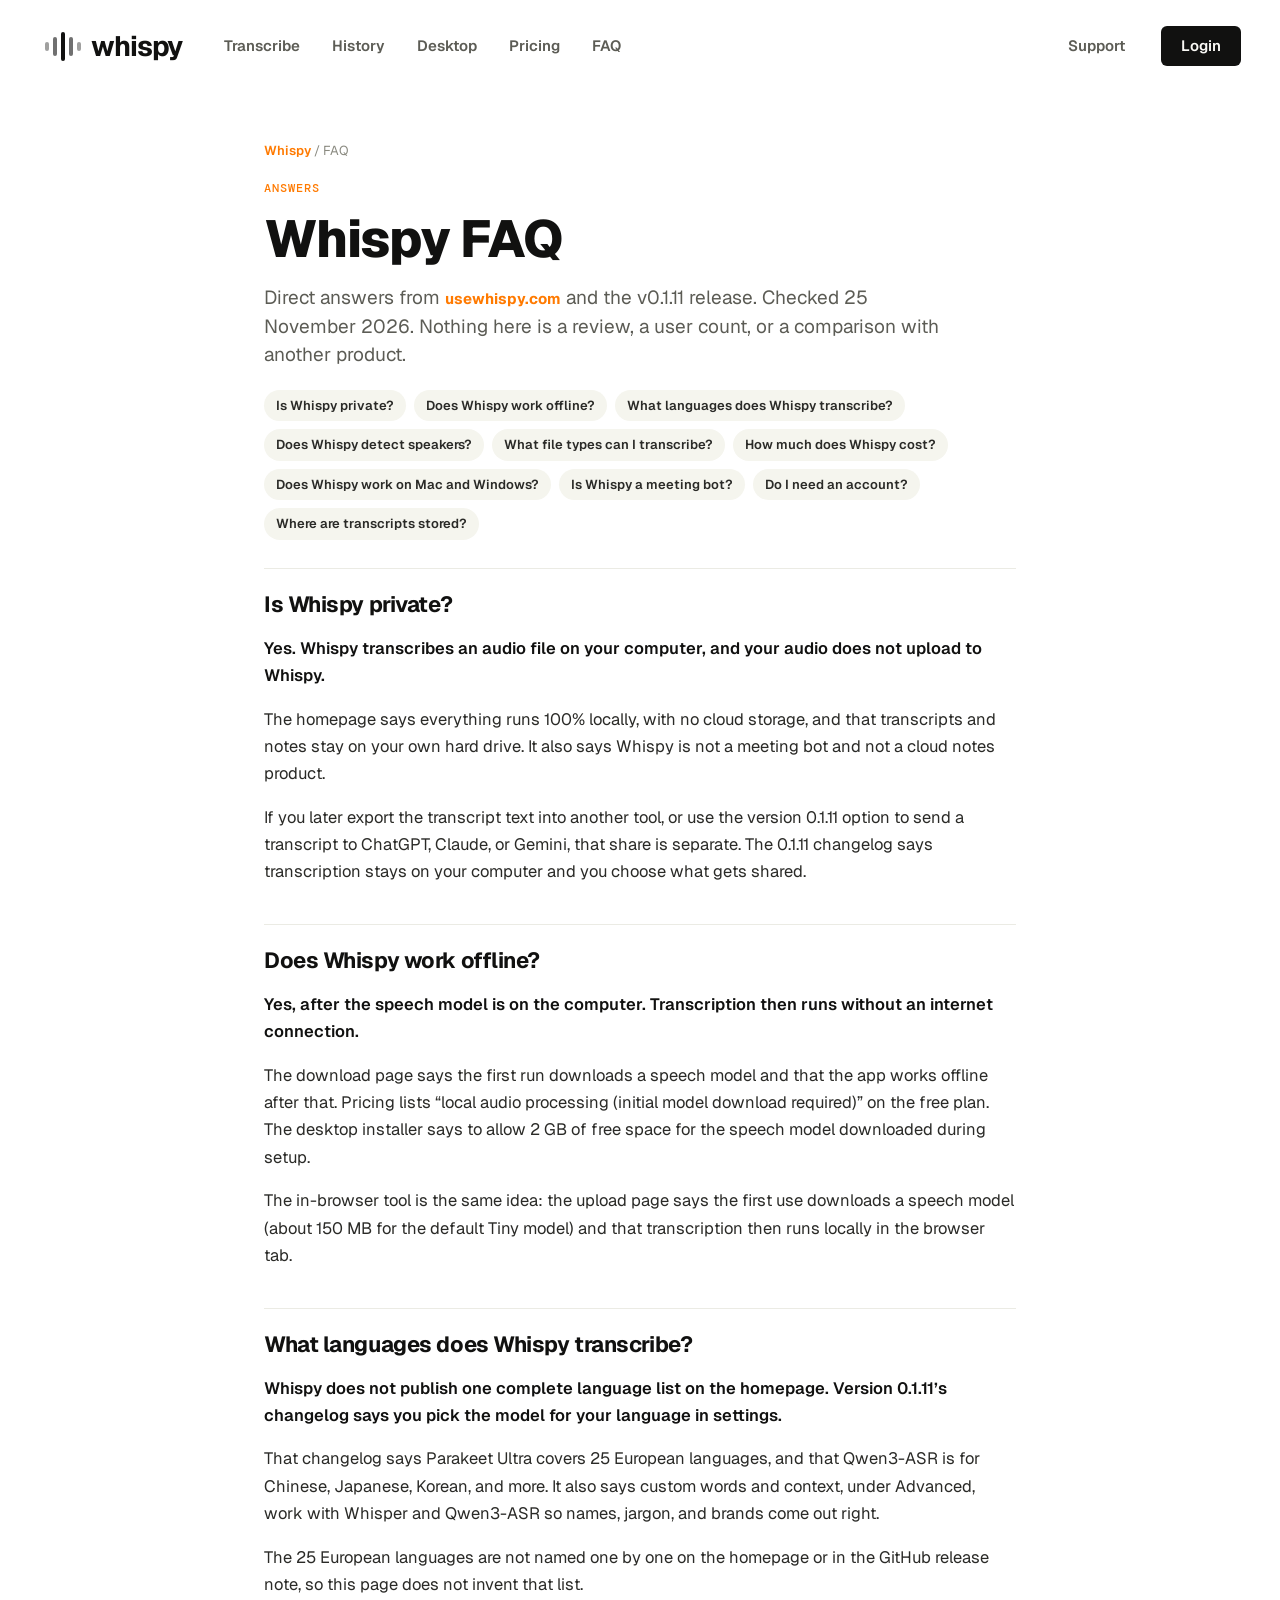
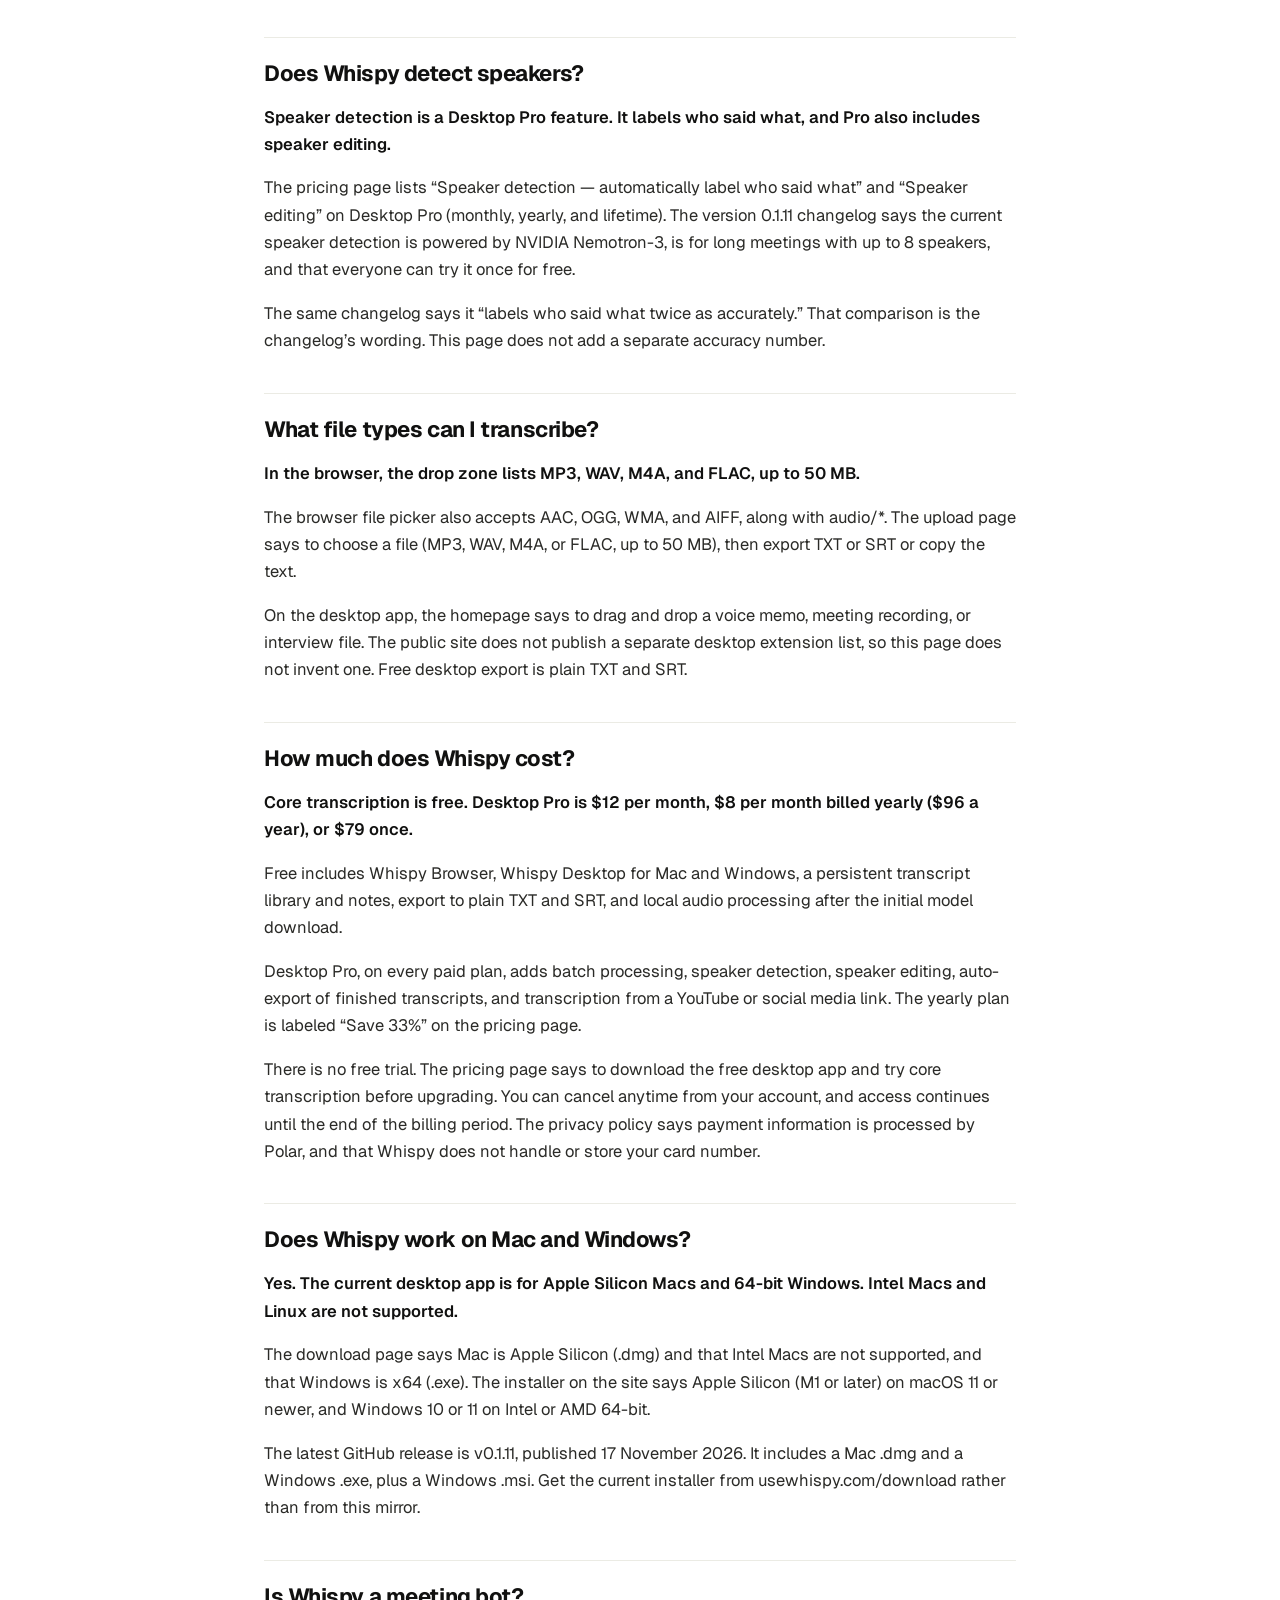
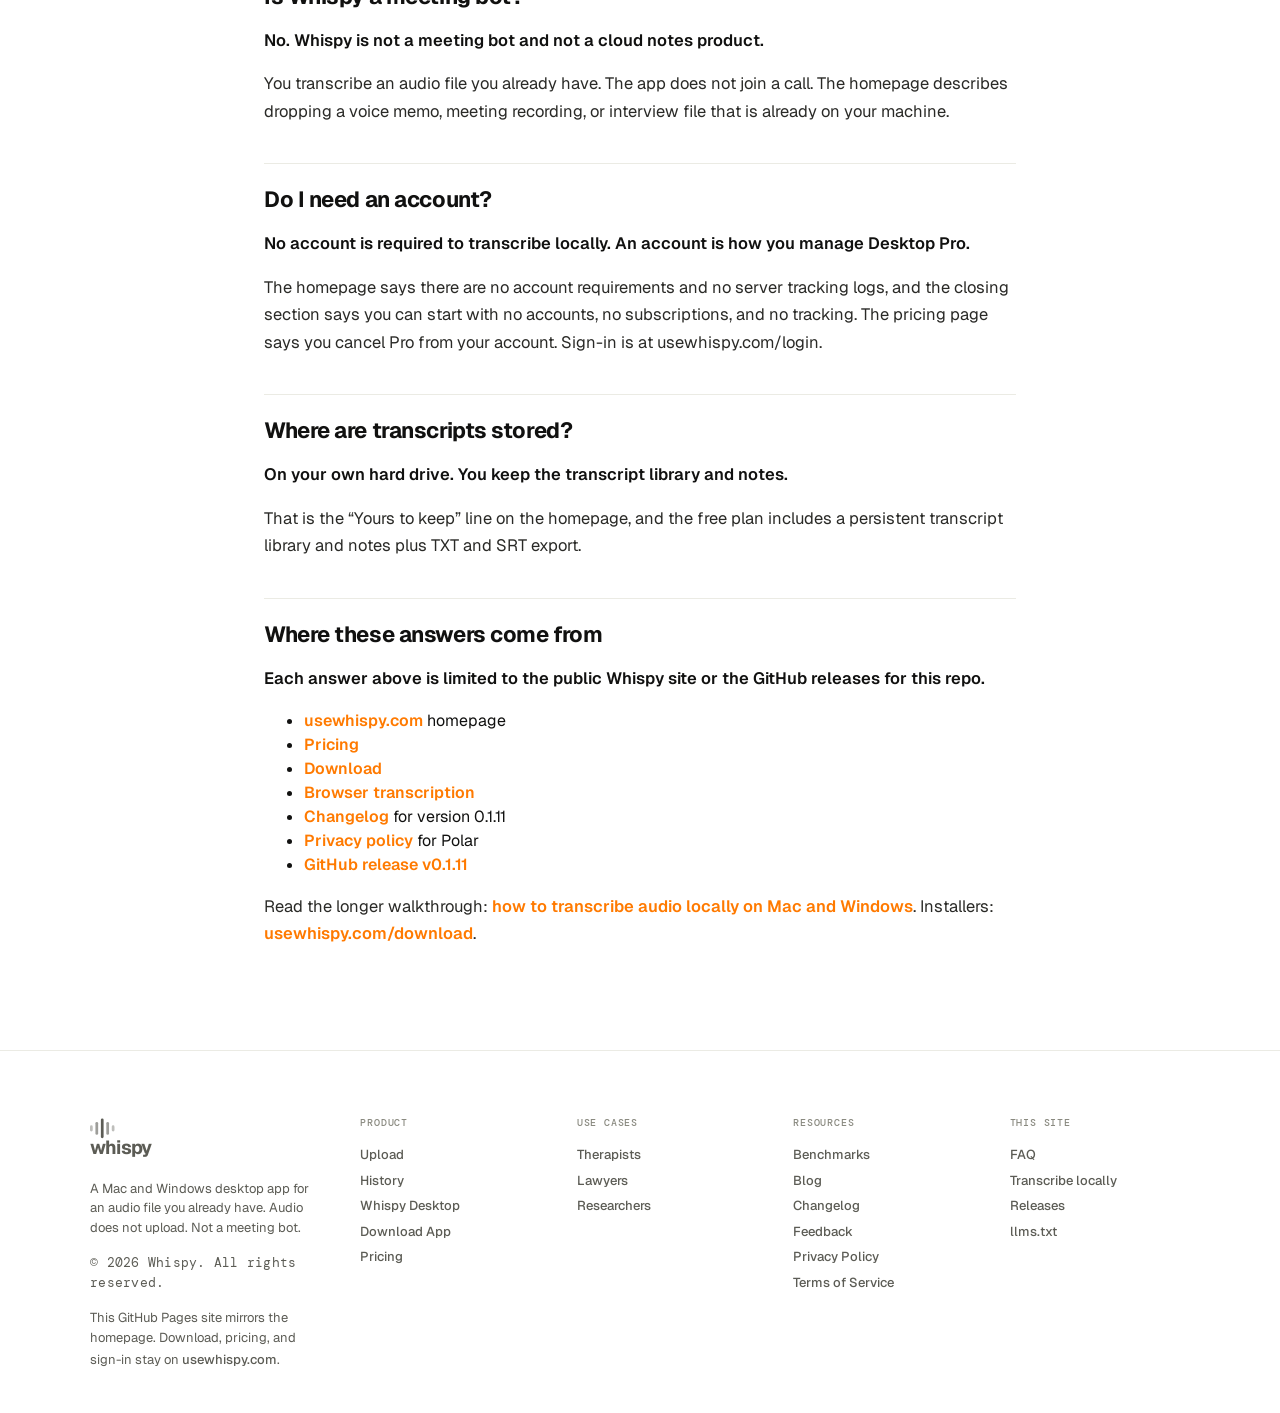
<file: docs/faq/index.html>
<!doctype html>
<html lang="en">
<head>
  <meta charset="utf-8">
  <meta name="viewport" content="width=device-width, initial-scale=1">
  <title>Whispy FAQ — privacy, languages, pricing, and platforms</title>
  <meta name="description" content="Direct answers about Whispy: local and offline transcription, languages, speaker detection, file types, the $12 Pro plan, and Mac and Windows support.">
  <meta name="robots" content="index, follow">
  <link rel="canonical" href="https://fzsheik.github.io/whispy-releases/faq/">
  <link rel="icon" href="../favicon.svg" type="image/svg+xml">
  <meta property="og:title" content="Whispy FAQ — privacy, languages, pricing, and platforms">
  <meta property="og:description" content="Direct answers about Whispy: local and offline transcription, languages, speaker detection, file types, the $12 Pro plan, and Mac and Windows support.">
  <meta property="og:url" content="https://fzsheik.github.io/whispy-releases/faq/">
  <meta property="og:type" content="website">
  <meta property="og:image" content="https://usewhispy.com/og-image.png">
  <meta property="og:site_name" content="Whispy">
  <meta name="twitter:card" content="summary_large_image">
  <meta name="twitter:title" content="Whispy FAQ — privacy, languages, pricing, and platforms">
  <meta name="twitter:description" content="Direct answers about Whispy: local and offline transcription, languages, speaker detection, file types, the $12 Pro plan, and Mac and Windows support.">
  <meta name="twitter:image" content="https://usewhispy.com/og-image.png">
  <link rel="preconnect" href="https://fonts.googleapis.com">
  <link rel="preconnect" href="https://fonts.gstatic.com" crossorigin>
  <link href="https://fonts.googleapis.com/css2?family=DM+Mono:wght@400;500&amp;family=Geist:wght@300;400;500;600;700;800&amp;family=Instrument+Serif&amp;display=swap" rel="stylesheet">
  <link rel="stylesheet" href="../css/styles.css">
  <script type="application/ld+json">
{
  "@context": "https://schema.org",
  "@graph": [
    {
      "@type": "FAQPage",
      "@id": "https://fzsheik.github.io/whispy-releases/faq/#faq",
      "url": "https://fzsheik.github.io/whispy-releases/faq/",
      "name": "Whispy FAQ",
      "isPartOf": {
        "@type": "WebSite",
        "name": "Whispy",
        "url": "https://usewhispy.com"
      },
      "mainEntity": [
        {
          "@type": "Question",
          "name": "Is Whispy private?",
          "acceptedAnswer": {
            "@type": "Answer",
            "text": "Yes. Whispy transcribes an audio file on your computer, and your audio does not upload to Whispy. The homepage says everything runs 100% locally, with no cloud storage, and that transcripts and notes stay on your own hard drive. It also says Whispy is not a meeting bot and not a cloud notes product. If you later export the transcript text into another tool, or use the version 0.1.11 option to send a transcript to ChatGPT, Claude, or Gemini, that share is separate. The 0.1.11 changelog says transcription stays on your computer and you choose what gets shared."
          }
        },
        {
          "@type": "Question",
          "name": "Does Whispy work offline?",
          "acceptedAnswer": {
            "@type": "Answer",
            "text": "Yes, after the speech model is on the computer. Transcription then runs without an internet connection. The download page says the first run downloads a speech model and that the app works offline after that. Pricing lists “local audio processing (initial model download required)” on the free plan. The desktop installer says to allow 2 GB of free space for the speech model downloaded during setup. The in-browser tool is the same idea: the upload page says the first use downloads a speech model (about 150 MB for the default Tiny model) and that transcription then runs locally in the browser tab."
          }
        },
        {
          "@type": "Question",
          "name": "What languages does Whispy transcribe?",
          "acceptedAnswer": {
            "@type": "Answer",
            "text": "Whispy does not publish one complete language list on the homepage. Version 0.1.11’s changelog says you pick the model for your language in settings. That changelog says Parakeet Ultra covers 25 European languages, and that Qwen3-ASR is for Chinese, Japanese, Korean, and more. It also says custom words and context, under Advanced, work with Whisper and Qwen3-ASR so names, jargon, and brands come out right. The 25 European languages are not named one by one on the homepage or in the GitHub release note, so this page does not invent that list."
          }
        },
        {
          "@type": "Question",
          "name": "Does Whispy detect speakers?",
          "acceptedAnswer": {
            "@type": "Answer",
            "text": "Speaker detection is a Desktop Pro feature. It labels who said what, and Pro also includes speaker editing. The pricing page lists “Speaker detection — automatically label who said what” and “Speaker editing” on Desktop Pro (monthly, yearly, and lifetime). The version 0.1.11 changelog says the current speaker detection is powered by NVIDIA Nemotron-3, is for long meetings with up to 8 speakers, and that everyone can try it once for free. The same changelog says it “labels who said what twice as accurately.” That comparison is the changelog’s wording. This page does not add a separate accuracy number."
          }
        },
        {
          "@type": "Question",
          "name": "What file types can I transcribe?",
          "acceptedAnswer": {
            "@type": "Answer",
            "text": "In the browser, the drop zone lists MP3, WAV, M4A, and FLAC, up to 50 MB. The browser file picker also accepts AAC, OGG, WMA, and AIFF, along with audio/*. The upload page says to choose a file (MP3, WAV, M4A, or FLAC, up to 50 MB), then export TXT or SRT or copy the text. On the desktop app, the homepage says to drag and drop a voice memo, meeting recording, or interview file. The public site does not publish a separate desktop extension list, so this page does not invent one. Free desktop export is plain TXT and SRT."
          }
        },
        {
          "@type": "Question",
          "name": "How much does Whispy cost?",
          "acceptedAnswer": {
            "@type": "Answer",
            "text": "Core transcription is free. Desktop Pro is $12 per month, $8 per month billed yearly ($96 a year), or $79 once. Free includes Whispy Browser, Whispy Desktop for Mac and Windows, a persistent transcript library and notes, export to plain TXT and SRT, and local audio processing after the initial model download. Desktop Pro, on every paid plan, adds batch processing, speaker detection, speaker editing, auto-export of finished transcripts, and transcription from a YouTube or social media link. The yearly plan is labeled “Save 33%” on the pricing page. There is no free trial. The pricing page says to download the free desktop app and try core transcription before upgrading. You can cancel anytime from your account, and access continues until the end of the billing period. The privacy policy says payment information is processed by Polar, and that Whispy does not handle or store your card number."
          }
        },
        {
          "@type": "Question",
          "name": "Does Whispy work on Mac and Windows?",
          "acceptedAnswer": {
            "@type": "Answer",
            "text": "Yes. The current desktop app is for Apple Silicon Macs and 64-bit Windows. Intel Macs and Linux are not supported. The download page says Mac is Apple Silicon (.dmg) and that Intel Macs are not supported, and that Windows is x64 (.exe). The installer on the site says Apple Silicon (M1 or later) on macOS 11 or newer, and Windows 10 or 11 on Intel or AMD 64-bit. The latest GitHub release is v0.1.11, published 17 November 2026. It includes a Mac .dmg and a Windows .exe, plus a Windows .msi. Get the current installer from usewhispy.com/download rather than from this mirror."
          }
        },
        {
          "@type": "Question",
          "name": "Is Whispy a meeting bot?",
          "acceptedAnswer": {
            "@type": "Answer",
            "text": "No. Whispy is not a meeting bot and not a cloud notes product. You transcribe an audio file you already have. The app does not join a call. The homepage describes dropping a voice memo, meeting recording, or interview file that is already on your machine."
          }
        },
        {
          "@type": "Question",
          "name": "Do I need an account?",
          "acceptedAnswer": {
            "@type": "Answer",
            "text": "No account is required to transcribe locally. An account is how you manage Desktop Pro. The homepage says there are no account requirements and no server tracking logs, and the closing section says you can start with no accounts, no subscriptions, and no tracking. The pricing page says you cancel Pro from your account. Sign-in is at usewhispy.com/login."
          }
        },
        {
          "@type": "Question",
          "name": "Where are transcripts stored?",
          "acceptedAnswer": {
            "@type": "Answer",
            "text": "On your own hard drive. You keep the transcript library and notes. That is the “Yours to keep” line on the homepage, and the free plan includes a persistent transcript library and notes plus TXT and SRT export."
          }
        }
      ]
    },
    {
      "@type": "BreadcrumbList",
      "itemListElement": [
        {
          "@type": "ListItem",
          "position": 1,
          "name": "Whispy",
          "item": "https://fzsheik.github.io/whispy-releases/"
        },
        {
          "@type": "ListItem",
          "position": 2,
          "name": "FAQ",
          "item": "https://fzsheik.github.io/whispy-releases/faq/"
        }
      ]
    }
  ]
}
  </script>
</head>
<body>
  <a class="skip" href="#main">Skip to content</a>
  <header class="nav-wrap">
    <div class="nav-bar">
      <input class="nav-toggle" id="nav-toggle" type="checkbox">
      <div class="nav-left">
        <a class="logo" href="../">
      <span class="logo-bars" aria-hidden="true"><i></i><i></i><i></i><i></i><i></i></span>
      <span class="logo-word">whispy</span>
    </a>
        <nav class="nav-links" aria-label="Primary">
          <a href="https://usewhispy.com/upload">Transcribe</a>
          <a href="https://usewhispy.com/history">History</a>
          <a href="https://usewhispy.com/desktop">Desktop</a>
          <a href="https://usewhispy.com/pricing">Pricing</a>
          <a class="nav-mobile-only" href="https://usewhispy.com/feedback">Support</a>
          <a href="../faq/">FAQ</a>
        </nav>
      </div>
      <div class="nav-right">
        <a class="nav-support" href="https://usewhispy.com/feedback">Support</a>
        <a class="btn-login" href="https://usewhispy.com/login">Login</a>
        <label class="burger" for="nav-toggle" aria-label="Open menu"><span></span></label>
      </div>
    </div>
  </header>
  <main id="main">
    <header class="page-hero">
      <p class="crumb"><a href="../">Whispy</a> / FAQ</p>
      <p class="kicker">Answers</p>
      <h1>Whispy FAQ</h1>
      <p class="lede">Direct answers from <a class="link-amber" href="https://usewhispy.com">usewhispy.com</a> and the v0.1.11 release. Checked 25 November 2026. Nothing here is a review, a user count, or a comparison with another product.</p>
      <nav class="toc" aria-label="Questions">
        <a href="#private">Is Whispy private?</a>
        <a href="#offline">Does Whispy work offline?</a>
        <a href="#languages">What languages does Whispy transcribe?</a>
        <a href="#speakers">Does Whispy detect speakers?</a>
        <a href="#files">What file types can I transcribe?</a>
        <a href="#pricing">How much does Whispy cost?</a>
        <a href="#platforms">Does Whispy work on Mac and Windows?</a>
        <a href="#meeting-bot">Is Whispy a meeting bot?</a>
        <a href="#account">Do I need an account?</a>
        <a href="#storage">Where are transcripts stored?</a>
      </nav>
    </header>
    <div class="qa-list">
      <section class="qa" id="private">
        <h2>Is Whispy private?</h2>
        <p class="direct">Yes. Whispy transcribes an audio file on your computer, and your audio does not upload to Whispy.</p>
        <p>The homepage says everything runs 100% locally, with no cloud storage, and that transcripts and notes stay on your own hard drive. It also says Whispy is not a meeting bot and not a cloud notes product.</p>
        <p>If you later export the transcript text into another tool, or use the version 0.1.11 option to send a transcript to ChatGPT, Claude, or Gemini, that share is separate. The 0.1.11 changelog says transcription stays on your computer and you choose what gets shared.</p>
      </section>
      <section class="qa" id="offline">
        <h2>Does Whispy work offline?</h2>
        <p class="direct">Yes, after the speech model is on the computer. Transcription then runs without an internet connection.</p>
        <p>The download page says the first run downloads a speech model and that the app works offline after that. Pricing lists “local audio processing (initial model download required)” on the free plan. The desktop installer says to allow 2 GB of free space for the speech model downloaded during setup.</p>
        <p>The in-browser tool is the same idea: the upload page says the first use downloads a speech model (about 150 MB for the default Tiny model) and that transcription then runs locally in the browser tab.</p>
      </section>
      <section class="qa" id="languages">
        <h2>What languages does Whispy transcribe?</h2>
        <p class="direct">Whispy does not publish one complete language list on the homepage. Version 0.1.11’s changelog says you pick the model for your language in settings.</p>
        <p>That changelog says Parakeet Ultra covers 25 European languages, and that Qwen3-ASR is for Chinese, Japanese, Korean, and more. It also says custom words and context, under Advanced, work with Whisper and Qwen3-ASR so names, jargon, and brands come out right.</p>
        <p>The 25 European languages are not named one by one on the homepage or in the GitHub release note, so this page does not invent that list.</p>
      </section>
      <section class="qa" id="speakers">
        <h2>Does Whispy detect speakers?</h2>
        <p class="direct">Speaker detection is a Desktop Pro feature. It labels who said what, and Pro also includes speaker editing.</p>
        <p>The pricing page lists “Speaker detection — automatically label who said what” and “Speaker editing” on Desktop Pro (monthly, yearly, and lifetime). The version 0.1.11 changelog says the current speaker detection is powered by NVIDIA Nemotron-3, is for long meetings with up to 8 speakers, and that everyone can try it once for free.</p>
        <p>The same changelog says it “labels who said what twice as accurately.” That comparison is the changelog’s wording. This page does not add a separate accuracy number.</p>
      </section>
      <section class="qa" id="files">
        <h2>What file types can I transcribe?</h2>
        <p class="direct">In the browser, the drop zone lists MP3, WAV, M4A, and FLAC, up to 50 MB.</p>
        <p>The browser file picker also accepts AAC, OGG, WMA, and AIFF, along with audio/*. The upload page says to choose a file (MP3, WAV, M4A, or FLAC, up to 50 MB), then export TXT or SRT or copy the text.</p>
        <p>On the desktop app, the homepage says to drag and drop a voice memo, meeting recording, or interview file. The public site does not publish a separate desktop extension list, so this page does not invent one. Free desktop export is plain TXT and SRT.</p>
      </section>
      <section class="qa" id="pricing">
        <h2>How much does Whispy cost?</h2>
        <p class="direct">Core transcription is free. Desktop Pro is $12 per month, $8 per month billed yearly ($96 a year), or $79 once.</p>
        <p>Free includes Whispy Browser, Whispy Desktop for Mac and Windows, a persistent transcript library and notes, export to plain TXT and SRT, and local audio processing after the initial model download.</p>
        <p>Desktop Pro, on every paid plan, adds batch processing, speaker detection, speaker editing, auto-export of finished transcripts, and transcription from a YouTube or social media link. The yearly plan is labeled “Save 33%” on the pricing page.</p>
        <p>There is no free trial. The pricing page says to download the free desktop app and try core transcription before upgrading. You can cancel anytime from your account, and access continues until the end of the billing period. The privacy policy says payment information is processed by Polar, and that Whispy does not handle or store your card number.</p>
      </section>
      <section class="qa" id="platforms">
        <h2>Does Whispy work on Mac and Windows?</h2>
        <p class="direct">Yes. The current desktop app is for Apple Silicon Macs and 64-bit Windows. Intel Macs and Linux are not supported.</p>
        <p>The download page says Mac is Apple Silicon (.dmg) and that Intel Macs are not supported, and that Windows is x64 (.exe). The installer on the site says Apple Silicon (M1 or later) on macOS 11 or newer, and Windows 10 or 11 on Intel or AMD 64-bit.</p>
        <p>The latest GitHub release is v0.1.11, published 17 November 2026. It includes a Mac .dmg and a Windows .exe, plus a Windows .msi. Get the current installer from usewhispy.com/download rather than from this mirror.</p>
      </section>
      <section class="qa" id="meeting-bot">
        <h2>Is Whispy a meeting bot?</h2>
        <p class="direct">No. Whispy is not a meeting bot and not a cloud notes product.</p>
        <p>You transcribe an audio file you already have. The app does not join a call. The homepage describes dropping a voice memo, meeting recording, or interview file that is already on your machine.</p>
      </section>
      <section class="qa" id="account">
        <h2>Do I need an account?</h2>
        <p class="direct">No account is required to transcribe locally. An account is how you manage Desktop Pro.</p>
        <p>The homepage says there are no account requirements and no server tracking logs, and the closing section says you can start with no accounts, no subscriptions, and no tracking. The pricing page says you cancel Pro from your account. Sign-in is at usewhispy.com/login.</p>
      </section>
      <section class="qa" id="storage">
        <h2>Where are transcripts stored?</h2>
        <p class="direct">On your own hard drive. You keep the transcript library and notes.</p>
        <p>That is the “Yours to keep” line on the homepage, and the free plan includes a persistent transcript library and notes plus TXT and SRT export.</p>
      </section>
      <section class="qa" id="sources">
        <h2>Where these answers come from</h2>
        <p class="direct">Each answer above is limited to the public Whispy site or the GitHub releases for this repo.</p>
        <ul>
          <li><a href="https://usewhispy.com">usewhispy.com</a> homepage</li>
          <li><a href="https://usewhispy.com/pricing">Pricing</a></li>
          <li><a href="https://usewhispy.com/download">Download</a></li>
          <li><a href="https://usewhispy.com/upload">Browser transcription</a></li>
          <li><a href="https://usewhispy.com/changelog">Changelog</a> for version 0.1.11</li>
          <li><a href="https://usewhispy.com/privacy">Privacy policy</a> for Polar</li>
          <li><a href="https://github.com/fzsheik/whispy-releases/releases/tag/v0.1.11">GitHub release v0.1.11</a></li>
        </ul>
        <p>Read the longer walkthrough: <a href="../guides/transcribe-audio-locally/">how to transcribe audio locally on Mac and Windows</a>. Installers: <a href="https://usewhispy.com/download">usewhispy.com/download</a>.</p>
      </section>
    </div>
  </main>
  <footer>
    <div class="foot">
      <div>
        <a class="logo sm" href="../">
      <span class="logo-bars" aria-hidden="true"><i></i><i></i><i></i><i></i><i></i></span>
      <span class="logo-word">whispy</span>
    </a>
        <p>A Mac and Windows desktop app for an audio file you already have. Audio does not upload. Not a meeting bot.</p>
        <p class="legal">© 2026 Whispy. All rights reserved.</p>
        <p>This GitHub Pages site mirrors the homepage. Download, pricing, and sign-in stay on <a href="https://usewhispy.com">usewhispy.com</a>.</p>
      </div>
      <div>
        <h2>Product</h2>
        <ul>
          <li><a href="https://usewhispy.com/upload">Upload</a></li>
          <li><a href="https://usewhispy.com/history">History</a></li>
          <li><a href="https://usewhispy.com/desktop">Whispy Desktop</a></li>
          <li><a href="https://usewhispy.com/download">Download App</a></li>
          <li><a href="https://usewhispy.com/pricing">Pricing</a></li>
        </ul>
      </div>
      <div>
        <h2>Use cases</h2>
        <ul>
          <li><a href="https://usewhispy.com/for/therapists">Therapists</a></li>
          <li><a href="https://usewhispy.com/for/lawyers">Lawyers</a></li>
          <li><a href="https://usewhispy.com/for/researchers">Researchers</a></li>
        </ul>
      </div>
      <div>
        <h2>Resources</h2>
        <ul>
          <li><a href="https://usewhispy.com/benchmarks">Benchmarks</a></li>
          <li><a href="https://usewhispy.com/blog">Blog</a></li>
          <li><a href="https://usewhispy.com/changelog">Changelog</a></li>
          <li><a href="https://usewhispy.com/feedback">Feedback</a></li>
          <li><a href="https://usewhispy.com/privacy">Privacy Policy</a></li>
          <li><a href="https://usewhispy.com/terms">Terms of Service</a></li>
        </ul>
      </div>
      <div>
        <h2>This site</h2>
        <ul>
          <li><a href="../faq/">FAQ</a></li>
          <li><a href="../guides/transcribe-audio-locally/">Transcribe locally</a></li>
          <li><a href="../releases/">Releases</a></li>
          <li><a href="../llms.txt">llms.txt</a></li>
        </ul>
      </div>
    </div>
  </footer>
  <script>
    (function () {
      var bar = document.querySelector(".nav-bar");
      if (bar) {
        var onScroll = function () { bar.classList.toggle("is-scrolled", window.scrollY > 24); };
        onScroll();
        window.addEventListener("scroll", onScroll, { passive: true });
      }
      var cta = document.getElementById("desktop-cta");
      if (!cta) return;
      var ua = navigator.userAgent || "";
      var touchMac = /Macintosh/i.test(ua) && navigator.maxTouchPoints > 1;
      var mobile = /iPhone|iPad|iPod|Android/i.test(ua) || touchMac;
      if (mobile) return;
      var label = cta.querySelector("span");
      if (!label) return;
      if (/Windows/i.test(ua)) label.textContent = "Download free for Windows";
      else if (/Macintosh|Mac OS X/i.test(ua)) label.textContent = "Download free for Mac";
    })();
  </script>
</body>
</html>
</file>
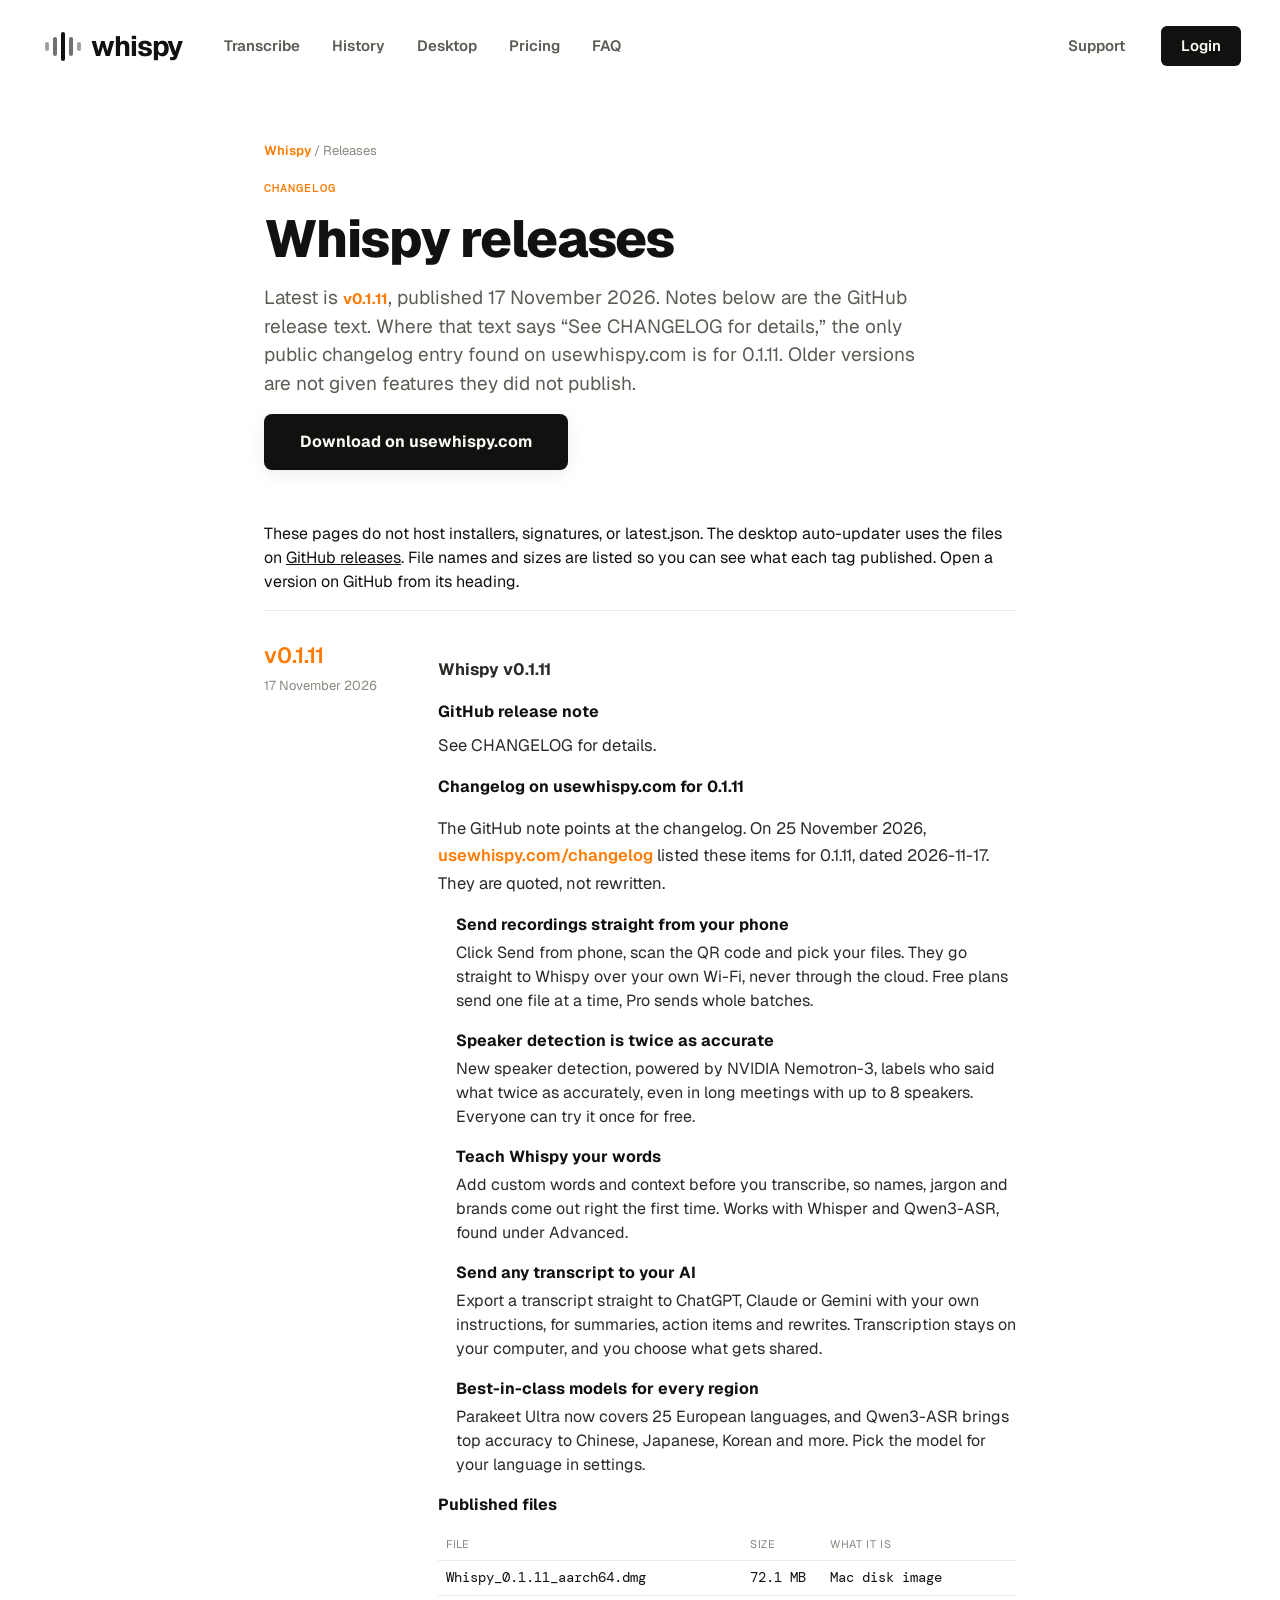
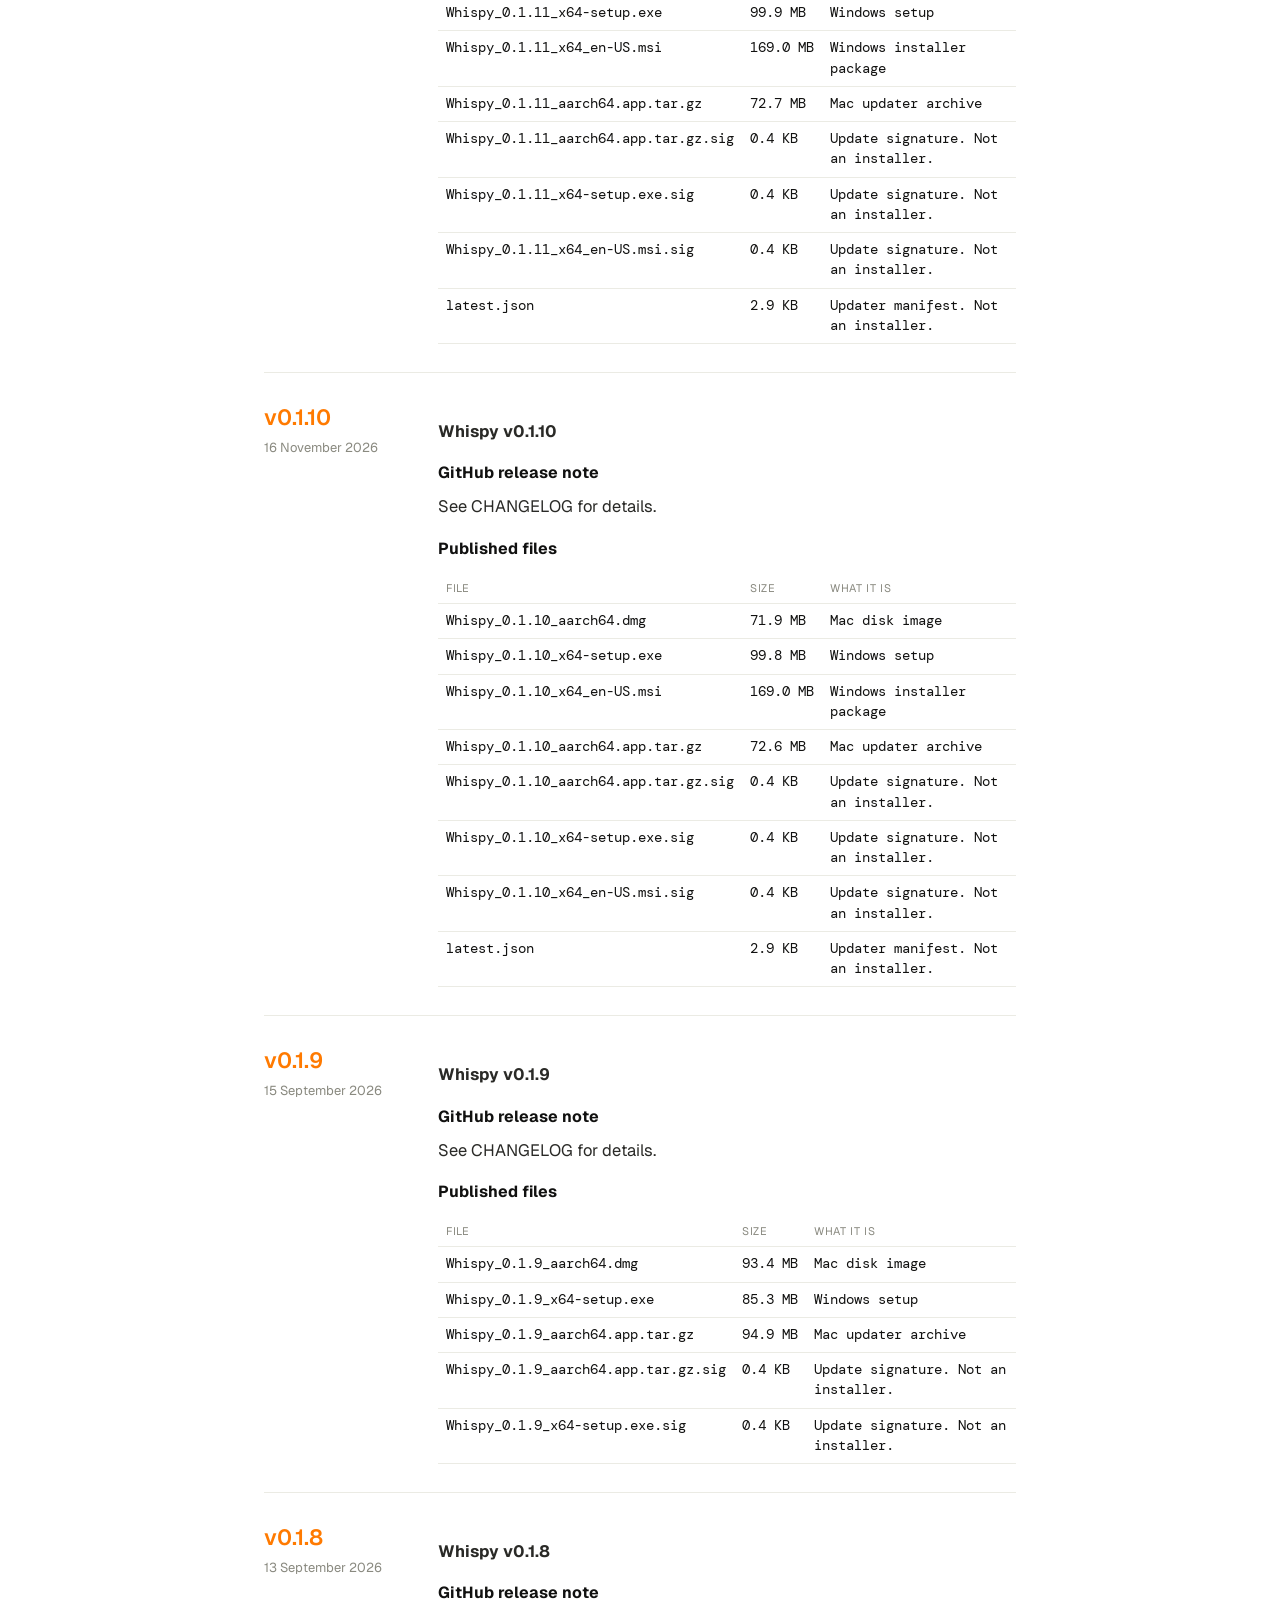
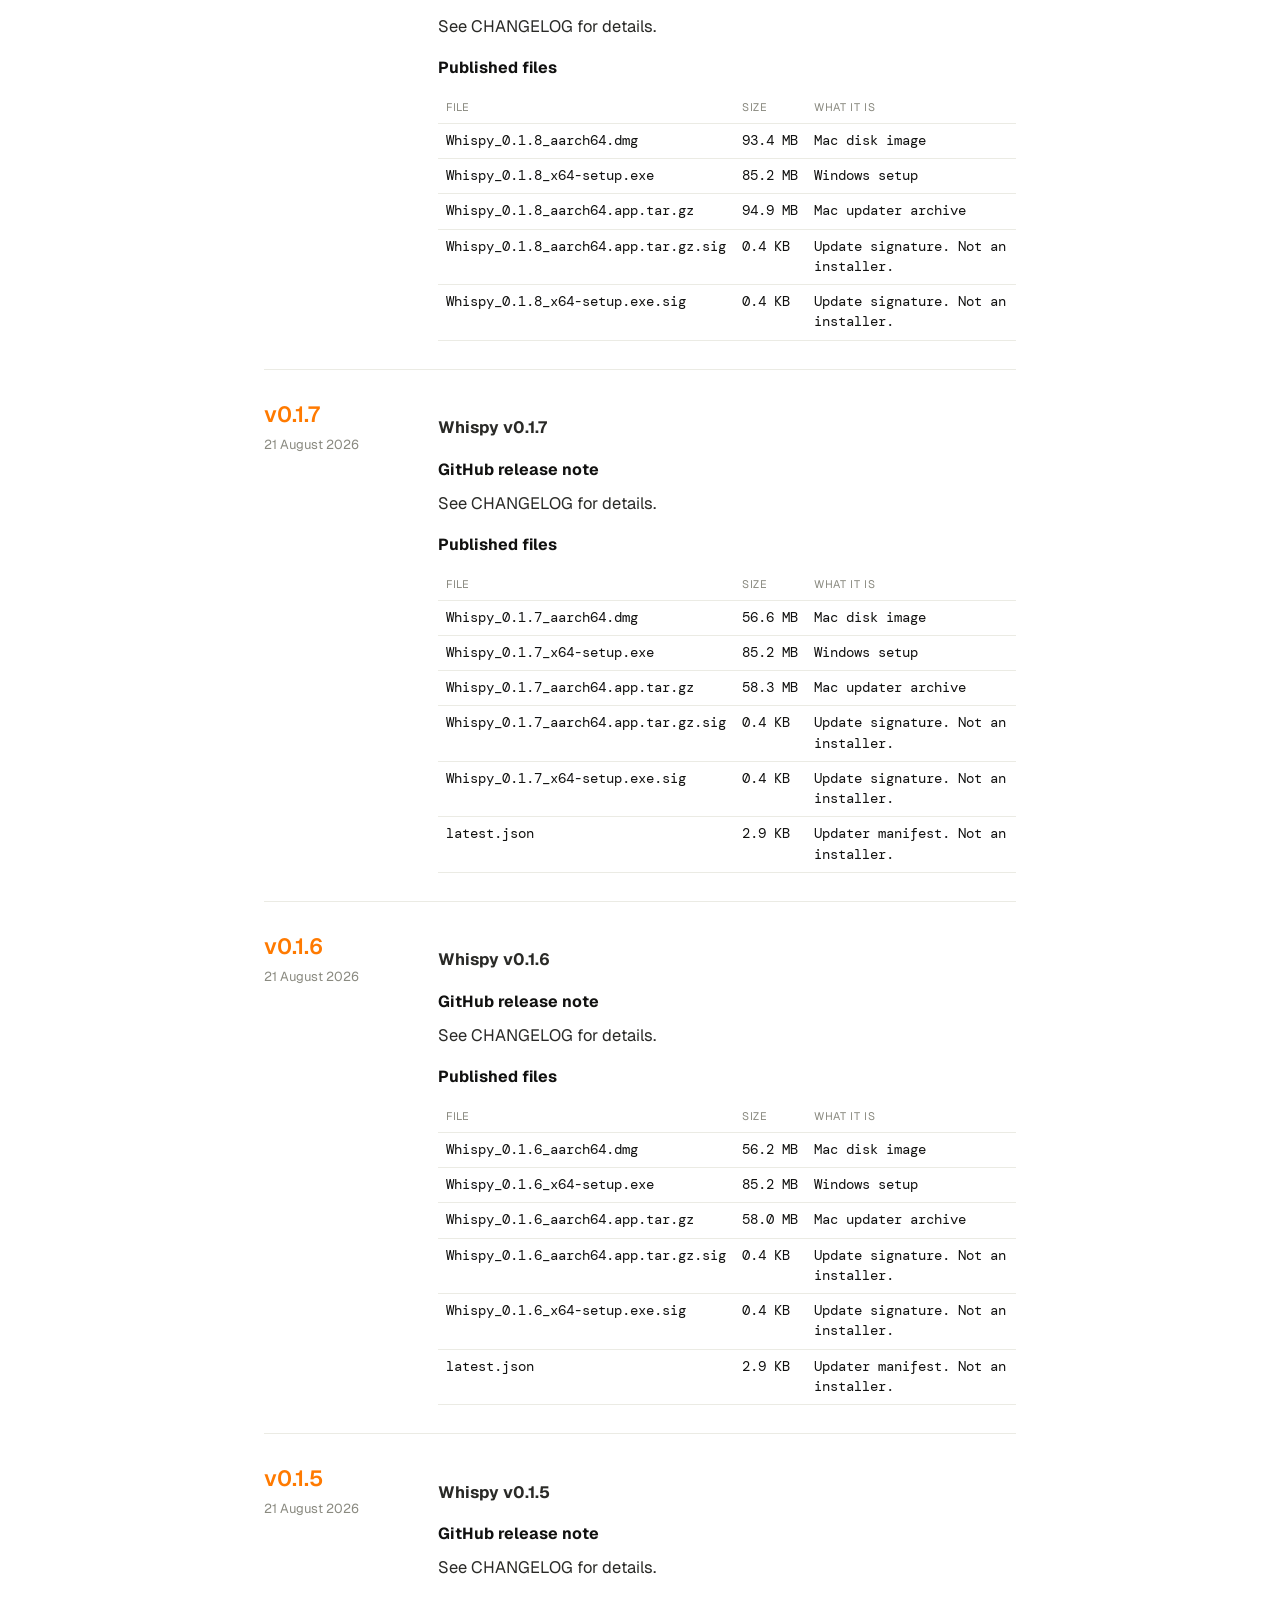
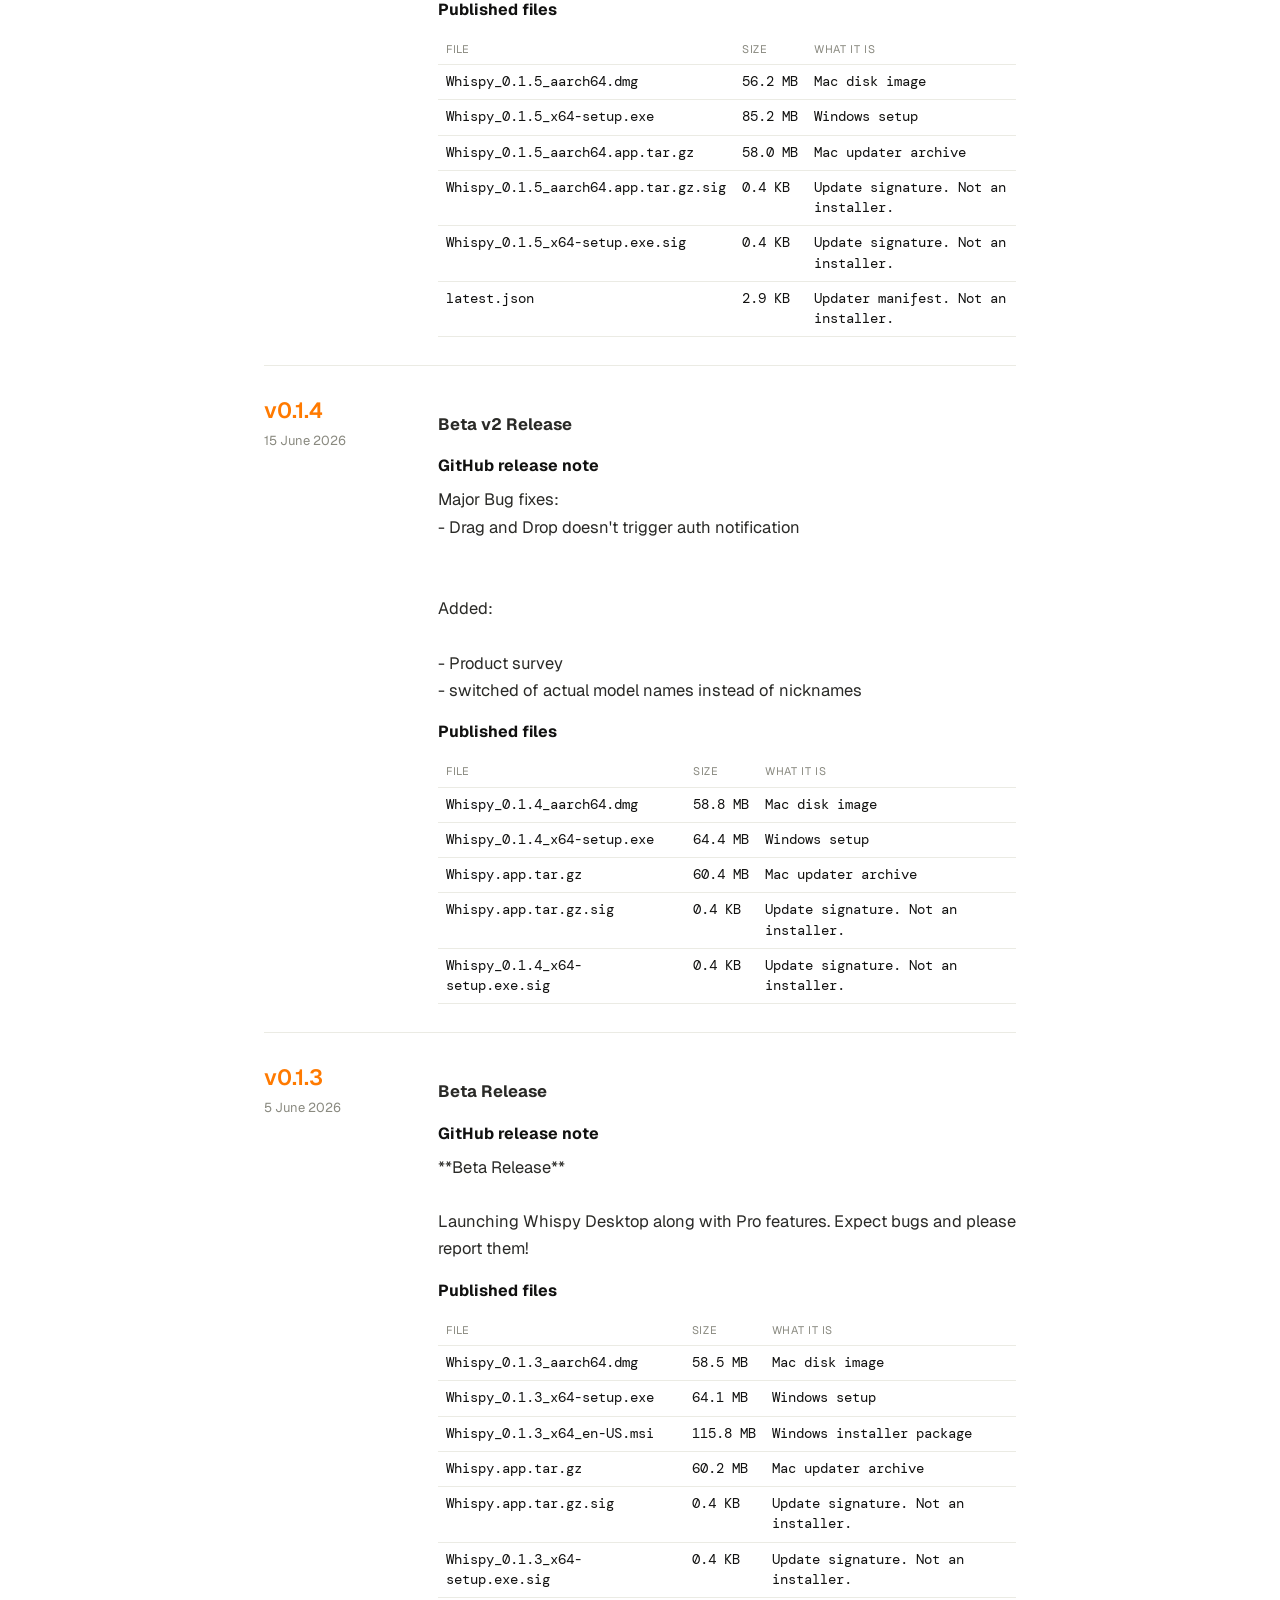
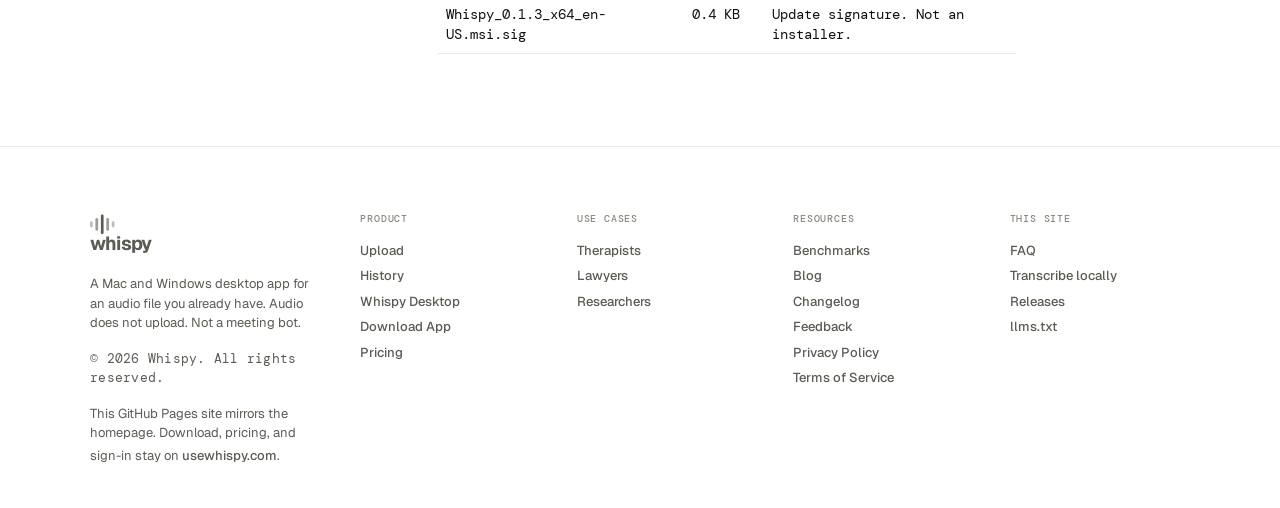
<file: docs/releases/index.html>
<!doctype html>
<html lang="en">
<head>
  <meta charset="utf-8">
  <meta name="viewport" content="width=device-width, initial-scale=1">
  <title>Whispy releases and changelog</title>
  <meta name="description" content="Whispy desktop releases from the whispy-releases repository. Latest is v0.1.11, published 17 November 2026. Notes are quoted from GitHub and the public changelog.">
  <meta name="robots" content="index, follow">
  <link rel="canonical" href="https://fzsheik.github.io/whispy-releases/releases/">
  <link rel="icon" href="../favicon.svg" type="image/svg+xml">
  <meta property="og:title" content="Whispy releases and changelog">
  <meta property="og:description" content="Whispy desktop releases from the whispy-releases repository. Latest is v0.1.11, published 17 November 2026. Notes are quoted from GitHub and the public changelog.">
  <meta property="og:url" content="https://fzsheik.github.io/whispy-releases/releases/">
  <meta property="og:type" content="website">
  <meta property="og:image" content="https://usewhispy.com/og-image.png">
  <meta property="og:site_name" content="Whispy">
  <meta name="twitter:card" content="summary_large_image">
  <meta name="twitter:title" content="Whispy releases and changelog">
  <meta name="twitter:description" content="Whispy desktop releases from the whispy-releases repository. Latest is v0.1.11, published 17 November 2026. Notes are quoted from GitHub and the public changelog.">
  <meta name="twitter:image" content="https://usewhispy.com/og-image.png">
  <link rel="preconnect" href="https://fonts.googleapis.com">
  <link rel="preconnect" href="https://fonts.gstatic.com" crossorigin>
  <link href="https://fonts.googleapis.com/css2?family=DM+Mono:wght@400;500&amp;family=Geist:wght@300;400;500;600;700;800&amp;family=Instrument+Serif&amp;display=swap" rel="stylesheet">
  <link rel="stylesheet" href="../css/styles.css">
  <script type="application/ld+json">
{
  "@context": "https://schema.org",
  "@graph": [
    {
      "@type": "SoftwareApplication",
      "name": "Whispy",
      "applicationCategory": "MultimediaApplication",
      "operatingSystem": "macOS, Windows",
      "softwareVersion": "0.1.11",
      "url": "https://usewhispy.com",
      "downloadUrl": "https://usewhispy.com/download",
      "offers": {
        "@type": "Offer",
        "price": "0",
        "priceCurrency": "USD",
        "description": "Core desktop transcription is free. Desktop Pro is paid."
      }
    },
    {
      "@type": "ItemList",
      "name": "Whispy desktop releases",
      "itemListOrder": "https://schema.org/ItemListOrderDescending",
      "numberOfItems": 9,
      "itemListElement": [
        {
          "@type": "ListItem",
          "position": 1,
          "name": "Whispy v0.1.11",
          "url": "https://github.com/fzsheik/whispy-releases/releases/tag/v0.1.11"
        },
        {
          "@type": "ListItem",
          "position": 2,
          "name": "Whispy v0.1.10",
          "url": "https://github.com/fzsheik/whispy-releases/releases/tag/v0.1.10"
        },
        {
          "@type": "ListItem",
          "position": 3,
          "name": "Whispy v0.1.9",
          "url": "https://github.com/fzsheik/whispy-releases/releases/tag/v0.1.9"
        },
        {
          "@type": "ListItem",
          "position": 4,
          "name": "Whispy v0.1.8",
          "url": "https://github.com/fzsheik/whispy-releases/releases/tag/v0.1.8"
        },
        {
          "@type": "ListItem",
          "position": 5,
          "name": "Whispy v0.1.7",
          "url": "https://github.com/fzsheik/whispy-releases/releases/tag/v0.1.7"
        },
        {
          "@type": "ListItem",
          "position": 6,
          "name": "Whispy v0.1.6",
          "url": "https://github.com/fzsheik/whispy-releases/releases/tag/v0.1.6"
        },
        {
          "@type": "ListItem",
          "position": 7,
          "name": "Whispy v0.1.5",
          "url": "https://github.com/fzsheik/whispy-releases/releases/tag/v0.1.5"
        },
        {
          "@type": "ListItem",
          "position": 8,
          "name": "Beta v2 Release",
          "url": "https://github.com/fzsheik/whispy-releases/releases/tag/v0.1.4"
        },
        {
          "@type": "ListItem",
          "position": 9,
          "name": "Beta Release",
          "url": "https://github.com/fzsheik/whispy-releases/releases/tag/v0.1.3"
        }
      ]
    },
    {
      "@type": "BreadcrumbList",
      "itemListElement": [
        {
          "@type": "ListItem",
          "position": 1,
          "name": "Whispy",
          "item": "https://fzsheik.github.io/whispy-releases/"
        },
        {
          "@type": "ListItem",
          "position": 2,
          "name": "Releases",
          "item": "https://fzsheik.github.io/whispy-releases/releases/"
        }
      ]
    }
  ]
}
  </script>
</head>
<body>
  <a class="skip" href="#main">Skip to content</a>
  <header class="nav-wrap">
    <div class="nav-bar">
      <input class="nav-toggle" id="nav-toggle" type="checkbox">
      <div class="nav-left">
        <a class="logo" href="../">
      <span class="logo-bars" aria-hidden="true"><i></i><i></i><i></i><i></i><i></i></span>
      <span class="logo-word">whispy</span>
    </a>
        <nav class="nav-links" aria-label="Primary">
          <a href="https://usewhispy.com/upload">Transcribe</a>
          <a href="https://usewhispy.com/history">History</a>
          <a href="https://usewhispy.com/desktop">Desktop</a>
          <a href="https://usewhispy.com/pricing">Pricing</a>
          <a class="nav-mobile-only" href="https://usewhispy.com/feedback">Support</a>
          <a href="../faq/">FAQ</a>
        </nav>
      </div>
      <div class="nav-right">
        <a class="nav-support" href="https://usewhispy.com/feedback">Support</a>
        <a class="btn-login" href="https://usewhispy.com/login">Login</a>
        <label class="burger" for="nav-toggle" aria-label="Open menu"><span></span></label>
      </div>
    </div>
  </header>
  <main id="main">
    <header class="page-hero">
      <p class="crumb"><a href="../">Whispy</a> / Releases</p>
      <p class="kicker">Changelog</p>
      <h1>Whispy releases</h1>
      <p class="lede">Latest is <a class="link-amber" href="#v0.1.11">v0.1.11</a>, published 17 November 2026. Notes below are the GitHub release text. Where that text says “See CHANGELOG for details,” the only public changelog entry found on usewhispy.com is for 0.1.11. Older versions are not given features they did not publish.</p>
      <p><a class="btn-dark" href="https://usewhispy.com/download">Download on usewhispy.com</a></p>
    </header>
    <div class="release-list">
      <p>These pages do not host installers, signatures, or latest.json. The desktop auto-updater uses the files on <a href="https://github.com/fzsheik/whispy-releases/releases">GitHub releases</a>. File names and sizes are listed so you can see what each tag published. Open a version on GitHub from its heading.</p>
      <article class="release" id="v0.1.11">
        <div>
          <h2><a href="https://github.com/fzsheik/whispy-releases/releases/tag/v0.1.11">v0.1.11</a></h2>
          <time datetime="2026-11-17">17 November 2026</time>
        </div>
        <div>
          <p><strong>Whispy v0.1.11</strong></p>
          <h3>GitHub release note</h3>
          <pre class="note-body">See CHANGELOG for details.</pre>
          <h3>Changelog on usewhispy.com for 0.1.11</h3>
          <p>The GitHub note points at the changelog. On 25 November 2026, <a href="https://usewhispy.com/changelog">usewhispy.com/changelog</a> listed these items for 0.1.11, dated 2026-11-17. They are quoted, not rewritten.</p>
          <ul>
            <li><strong>Send recordings straight from your phone</strong><span>Click Send from phone, scan the QR code and pick your files. They go straight to Whispy over your own Wi-Fi, never through the cloud. Free plans send one file at a time, Pro sends whole batches.</span></li>
<li><strong>Speaker detection is twice as accurate</strong><span>New speaker detection, powered by NVIDIA Nemotron-3, labels who said what twice as accurately, even in long meetings with up to 8 speakers. Everyone can try it once for free.</span></li>
<li><strong>Teach Whispy your words</strong><span>Add custom words and context before you transcribe, so names, jargon and brands come out right the first time. Works with Whisper and Qwen3-ASR, found under Advanced.</span></li>
<li><strong>Send any transcript to your AI</strong><span>Export a transcript straight to ChatGPT, Claude or Gemini with your own instructions, for summaries, action items and rewrites. Transcription stays on your computer, and you choose what gets shared.</span></li>
<li><strong>Best-in-class models for every region</strong><span>Parakeet Ultra now covers 25 European languages, and Qwen3-ASR brings top accuracy to Chinese, Japanese, Korean and more. Pick the model for your language in settings.</span></li>
          </ul>
          <h3>Published files</h3>
          <table class="assets">
            <thead><tr><th>File</th><th>Size</th><th>What it is</th></tr></thead>
            <tbody>
              <tr><td>Whispy_0.1.11_aarch64.dmg</td><td>72.1 MB</td><td>Mac disk image</td></tr>
<tr><td>Whispy_0.1.11_x64-setup.exe</td><td>99.9 MB</td><td>Windows setup</td></tr>
<tr><td>Whispy_0.1.11_x64_en-US.msi</td><td>169.0 MB</td><td>Windows installer package</td></tr>
<tr><td>Whispy_0.1.11_aarch64.app.tar.gz</td><td>72.7 MB</td><td>Mac updater archive</td></tr>
<tr><td>Whispy_0.1.11_aarch64.app.tar.gz.sig</td><td>0.4 KB</td><td>Update signature. Not an installer.</td></tr>
<tr><td>Whispy_0.1.11_x64-setup.exe.sig</td><td>0.4 KB</td><td>Update signature. Not an installer.</td></tr>
<tr><td>Whispy_0.1.11_x64_en-US.msi.sig</td><td>0.4 KB</td><td>Update signature. Not an installer.</td></tr>
<tr><td>latest.json</td><td>2.9 KB</td><td>Updater manifest. Not an installer.</td></tr>
            </tbody>
          </table>
        </div>
      </article>
      <article class="release" id="v0.1.10">
        <div>
          <h2><a href="https://github.com/fzsheik/whispy-releases/releases/tag/v0.1.10">v0.1.10</a></h2>
          <time datetime="2026-11-16">16 November 2026</time>
        </div>
        <div>
          <p><strong>Whispy v0.1.10</strong></p>
          <h3>GitHub release note</h3>
          <pre class="note-body">See CHANGELOG for details.</pre>
          
          <h3>Published files</h3>
          <table class="assets">
            <thead><tr><th>File</th><th>Size</th><th>What it is</th></tr></thead>
            <tbody>
              <tr><td>Whispy_0.1.10_aarch64.dmg</td><td>71.9 MB</td><td>Mac disk image</td></tr>
<tr><td>Whispy_0.1.10_x64-setup.exe</td><td>99.8 MB</td><td>Windows setup</td></tr>
<tr><td>Whispy_0.1.10_x64_en-US.msi</td><td>169.0 MB</td><td>Windows installer package</td></tr>
<tr><td>Whispy_0.1.10_aarch64.app.tar.gz</td><td>72.6 MB</td><td>Mac updater archive</td></tr>
<tr><td>Whispy_0.1.10_aarch64.app.tar.gz.sig</td><td>0.4 KB</td><td>Update signature. Not an installer.</td></tr>
<tr><td>Whispy_0.1.10_x64-setup.exe.sig</td><td>0.4 KB</td><td>Update signature. Not an installer.</td></tr>
<tr><td>Whispy_0.1.10_x64_en-US.msi.sig</td><td>0.4 KB</td><td>Update signature. Not an installer.</td></tr>
<tr><td>latest.json</td><td>2.9 KB</td><td>Updater manifest. Not an installer.</td></tr>
            </tbody>
          </table>
        </div>
      </article>
      <article class="release" id="v0.1.9">
        <div>
          <h2><a href="https://github.com/fzsheik/whispy-releases/releases/tag/v0.1.9">v0.1.9</a></h2>
          <time datetime="2026-09-15">15 September 2026</time>
        </div>
        <div>
          <p><strong>Whispy v0.1.9</strong></p>
          <h3>GitHub release note</h3>
          <pre class="note-body">See CHANGELOG for details.</pre>
          
          <h3>Published files</h3>
          <table class="assets">
            <thead><tr><th>File</th><th>Size</th><th>What it is</th></tr></thead>
            <tbody>
              <tr><td>Whispy_0.1.9_aarch64.dmg</td><td>93.4 MB</td><td>Mac disk image</td></tr>
<tr><td>Whispy_0.1.9_x64-setup.exe</td><td>85.3 MB</td><td>Windows setup</td></tr>
<tr><td>Whispy_0.1.9_aarch64.app.tar.gz</td><td>94.9 MB</td><td>Mac updater archive</td></tr>
<tr><td>Whispy_0.1.9_aarch64.app.tar.gz.sig</td><td>0.4 KB</td><td>Update signature. Not an installer.</td></tr>
<tr><td>Whispy_0.1.9_x64-setup.exe.sig</td><td>0.4 KB</td><td>Update signature. Not an installer.</td></tr>
            </tbody>
          </table>
        </div>
      </article>
      <article class="release" id="v0.1.8">
        <div>
          <h2><a href="https://github.com/fzsheik/whispy-releases/releases/tag/v0.1.8">v0.1.8</a></h2>
          <time datetime="2026-09-13">13 September 2026</time>
        </div>
        <div>
          <p><strong>Whispy v0.1.8</strong></p>
          <h3>GitHub release note</h3>
          <pre class="note-body">See CHANGELOG for details.</pre>
          
          <h3>Published files</h3>
          <table class="assets">
            <thead><tr><th>File</th><th>Size</th><th>What it is</th></tr></thead>
            <tbody>
              <tr><td>Whispy_0.1.8_aarch64.dmg</td><td>93.4 MB</td><td>Mac disk image</td></tr>
<tr><td>Whispy_0.1.8_x64-setup.exe</td><td>85.2 MB</td><td>Windows setup</td></tr>
<tr><td>Whispy_0.1.8_aarch64.app.tar.gz</td><td>94.9 MB</td><td>Mac updater archive</td></tr>
<tr><td>Whispy_0.1.8_aarch64.app.tar.gz.sig</td><td>0.4 KB</td><td>Update signature. Not an installer.</td></tr>
<tr><td>Whispy_0.1.8_x64-setup.exe.sig</td><td>0.4 KB</td><td>Update signature. Not an installer.</td></tr>
            </tbody>
          </table>
        </div>
      </article>
      <article class="release" id="v0.1.7">
        <div>
          <h2><a href="https://github.com/fzsheik/whispy-releases/releases/tag/v0.1.7">v0.1.7</a></h2>
          <time datetime="2026-08-21">21 August 2026</time>
        </div>
        <div>
          <p><strong>Whispy v0.1.7</strong></p>
          <h3>GitHub release note</h3>
          <pre class="note-body">See CHANGELOG for details.</pre>
          
          <h3>Published files</h3>
          <table class="assets">
            <thead><tr><th>File</th><th>Size</th><th>What it is</th></tr></thead>
            <tbody>
              <tr><td>Whispy_0.1.7_aarch64.dmg</td><td>56.6 MB</td><td>Mac disk image</td></tr>
<tr><td>Whispy_0.1.7_x64-setup.exe</td><td>85.2 MB</td><td>Windows setup</td></tr>
<tr><td>Whispy_0.1.7_aarch64.app.tar.gz</td><td>58.3 MB</td><td>Mac updater archive</td></tr>
<tr><td>Whispy_0.1.7_aarch64.app.tar.gz.sig</td><td>0.4 KB</td><td>Update signature. Not an installer.</td></tr>
<tr><td>Whispy_0.1.7_x64-setup.exe.sig</td><td>0.4 KB</td><td>Update signature. Not an installer.</td></tr>
<tr><td>latest.json</td><td>2.9 KB</td><td>Updater manifest. Not an installer.</td></tr>
            </tbody>
          </table>
        </div>
      </article>
      <article class="release" id="v0.1.6">
        <div>
          <h2><a href="https://github.com/fzsheik/whispy-releases/releases/tag/v0.1.6">v0.1.6</a></h2>
          <time datetime="2026-08-21">21 August 2026</time>
        </div>
        <div>
          <p><strong>Whispy v0.1.6</strong></p>
          <h3>GitHub release note</h3>
          <pre class="note-body">See CHANGELOG for details.</pre>
          
          <h3>Published files</h3>
          <table class="assets">
            <thead><tr><th>File</th><th>Size</th><th>What it is</th></tr></thead>
            <tbody>
              <tr><td>Whispy_0.1.6_aarch64.dmg</td><td>56.2 MB</td><td>Mac disk image</td></tr>
<tr><td>Whispy_0.1.6_x64-setup.exe</td><td>85.2 MB</td><td>Windows setup</td></tr>
<tr><td>Whispy_0.1.6_aarch64.app.tar.gz</td><td>58.0 MB</td><td>Mac updater archive</td></tr>
<tr><td>Whispy_0.1.6_aarch64.app.tar.gz.sig</td><td>0.4 KB</td><td>Update signature. Not an installer.</td></tr>
<tr><td>Whispy_0.1.6_x64-setup.exe.sig</td><td>0.4 KB</td><td>Update signature. Not an installer.</td></tr>
<tr><td>latest.json</td><td>2.9 KB</td><td>Updater manifest. Not an installer.</td></tr>
            </tbody>
          </table>
        </div>
      </article>
      <article class="release" id="v0.1.5">
        <div>
          <h2><a href="https://github.com/fzsheik/whispy-releases/releases/tag/v0.1.5">v0.1.5</a></h2>
          <time datetime="2026-08-21">21 August 2026</time>
        </div>
        <div>
          <p><strong>Whispy v0.1.5</strong></p>
          <h3>GitHub release note</h3>
          <pre class="note-body">See CHANGELOG for details.</pre>
          
          <h3>Published files</h3>
          <table class="assets">
            <thead><tr><th>File</th><th>Size</th><th>What it is</th></tr></thead>
            <tbody>
              <tr><td>Whispy_0.1.5_aarch64.dmg</td><td>56.2 MB</td><td>Mac disk image</td></tr>
<tr><td>Whispy_0.1.5_x64-setup.exe</td><td>85.2 MB</td><td>Windows setup</td></tr>
<tr><td>Whispy_0.1.5_aarch64.app.tar.gz</td><td>58.0 MB</td><td>Mac updater archive</td></tr>
<tr><td>Whispy_0.1.5_aarch64.app.tar.gz.sig</td><td>0.4 KB</td><td>Update signature. Not an installer.</td></tr>
<tr><td>Whispy_0.1.5_x64-setup.exe.sig</td><td>0.4 KB</td><td>Update signature. Not an installer.</td></tr>
<tr><td>latest.json</td><td>2.9 KB</td><td>Updater manifest. Not an installer.</td></tr>
            </tbody>
          </table>
        </div>
      </article>
      <article class="release" id="v0.1.4">
        <div>
          <h2><a href="https://github.com/fzsheik/whispy-releases/releases/tag/v0.1.4">v0.1.4</a></h2>
          <time datetime="2026-06-15">15 June 2026</time>
        </div>
        <div>
          <p><strong>Beta v2 Release</strong></p>
          <h3>GitHub release note</h3>
          <pre class="note-body">Major Bug fixes:
- Drag and Drop doesn&#x27;t trigger auth notification


Added:

- Product survey
- switched of actual model names instead of nicknames</pre>
          
          <h3>Published files</h3>
          <table class="assets">
            <thead><tr><th>File</th><th>Size</th><th>What it is</th></tr></thead>
            <tbody>
              <tr><td>Whispy_0.1.4_aarch64.dmg</td><td>58.8 MB</td><td>Mac disk image</td></tr>
<tr><td>Whispy_0.1.4_x64-setup.exe</td><td>64.4 MB</td><td>Windows setup</td></tr>
<tr><td>Whispy.app.tar.gz</td><td>60.4 MB</td><td>Mac updater archive</td></tr>
<tr><td>Whispy.app.tar.gz.sig</td><td>0.4 KB</td><td>Update signature. Not an installer.</td></tr>
<tr><td>Whispy_0.1.4_x64-setup.exe.sig</td><td>0.4 KB</td><td>Update signature. Not an installer.</td></tr>
            </tbody>
          </table>
        </div>
      </article>
      <article class="release" id="v0.1.3">
        <div>
          <h2><a href="https://github.com/fzsheik/whispy-releases/releases/tag/v0.1.3">v0.1.3</a></h2>
          <time datetime="2026-06-05">5 June 2026</time>
        </div>
        <div>
          <p><strong>Beta Release</strong></p>
          <h3>GitHub release note</h3>
          <pre class="note-body">**Beta Release**

Launching Whispy Desktop along with Pro features. Expect bugs and please report them!</pre>
          
          <h3>Published files</h3>
          <table class="assets">
            <thead><tr><th>File</th><th>Size</th><th>What it is</th></tr></thead>
            <tbody>
              <tr><td>Whispy_0.1.3_aarch64.dmg</td><td>58.5 MB</td><td>Mac disk image</td></tr>
<tr><td>Whispy_0.1.3_x64-setup.exe</td><td>64.1 MB</td><td>Windows setup</td></tr>
<tr><td>Whispy_0.1.3_x64_en-US.msi</td><td>115.8 MB</td><td>Windows installer package</td></tr>
<tr><td>Whispy.app.tar.gz</td><td>60.2 MB</td><td>Mac updater archive</td></tr>
<tr><td>Whispy.app.tar.gz.sig</td><td>0.4 KB</td><td>Update signature. Not an installer.</td></tr>
<tr><td>Whispy_0.1.3_x64-setup.exe.sig</td><td>0.4 KB</td><td>Update signature. Not an installer.</td></tr>
<tr><td>Whispy_0.1.3_x64_en-US.msi.sig</td><td>0.4 KB</td><td>Update signature. Not an installer.</td></tr>
            </tbody>
          </table>
        </div>
      </article>
    </div>
  </main>
  <footer>
    <div class="foot">
      <div>
        <a class="logo sm" href="../">
      <span class="logo-bars" aria-hidden="true"><i></i><i></i><i></i><i></i><i></i></span>
      <span class="logo-word">whispy</span>
    </a>
        <p>A Mac and Windows desktop app for an audio file you already have. Audio does not upload. Not a meeting bot.</p>
        <p class="legal">© 2026 Whispy. All rights reserved.</p>
        <p>This GitHub Pages site mirrors the homepage. Download, pricing, and sign-in stay on <a href="https://usewhispy.com">usewhispy.com</a>.</p>
      </div>
      <div>
        <h2>Product</h2>
        <ul>
          <li><a href="https://usewhispy.com/upload">Upload</a></li>
          <li><a href="https://usewhispy.com/history">History</a></li>
          <li><a href="https://usewhispy.com/desktop">Whispy Desktop</a></li>
          <li><a href="https://usewhispy.com/download">Download App</a></li>
          <li><a href="https://usewhispy.com/pricing">Pricing</a></li>
        </ul>
      </div>
      <div>
        <h2>Use cases</h2>
        <ul>
          <li><a href="https://usewhispy.com/for/therapists">Therapists</a></li>
          <li><a href="https://usewhispy.com/for/lawyers">Lawyers</a></li>
          <li><a href="https://usewhispy.com/for/researchers">Researchers</a></li>
        </ul>
      </div>
      <div>
        <h2>Resources</h2>
        <ul>
          <li><a href="https://usewhispy.com/benchmarks">Benchmarks</a></li>
          <li><a href="https://usewhispy.com/blog">Blog</a></li>
          <li><a href="https://usewhispy.com/changelog">Changelog</a></li>
          <li><a href="https://usewhispy.com/feedback">Feedback</a></li>
          <li><a href="https://usewhispy.com/privacy">Privacy Policy</a></li>
          <li><a href="https://usewhispy.com/terms">Terms of Service</a></li>
        </ul>
      </div>
      <div>
        <h2>This site</h2>
        <ul>
          <li><a href="../faq/">FAQ</a></li>
          <li><a href="../guides/transcribe-audio-locally/">Transcribe locally</a></li>
          <li><a href="../releases/">Releases</a></li>
          <li><a href="../llms.txt">llms.txt</a></li>
        </ul>
      </div>
    </div>
  </footer>
  <script>
    (function () {
      var bar = document.querySelector(".nav-bar");
      if (bar) {
        var onScroll = function () { bar.classList.toggle("is-scrolled", window.scrollY > 24); };
        onScroll();
        window.addEventListener("scroll", onScroll, { passive: true });
      }
      var cta = document.getElementById("desktop-cta");
      if (!cta) return;
      var ua = navigator.userAgent || "";
      var touchMac = /Macintosh/i.test(ua) && navigator.maxTouchPoints > 1;
      var mobile = /iPhone|iPad|iPod|Android/i.test(ua) || touchMac;
      if (mobile) return;
      var label = cta.querySelector("span");
      if (!label) return;
      if (/Windows/i.test(ua)) label.textContent = "Download free for Windows";
      else if (/Macintosh|Mac OS X/i.test(ua)) label.textContent = "Download free for Mac";
    })();
  </script>
</body>
</html>
</file>
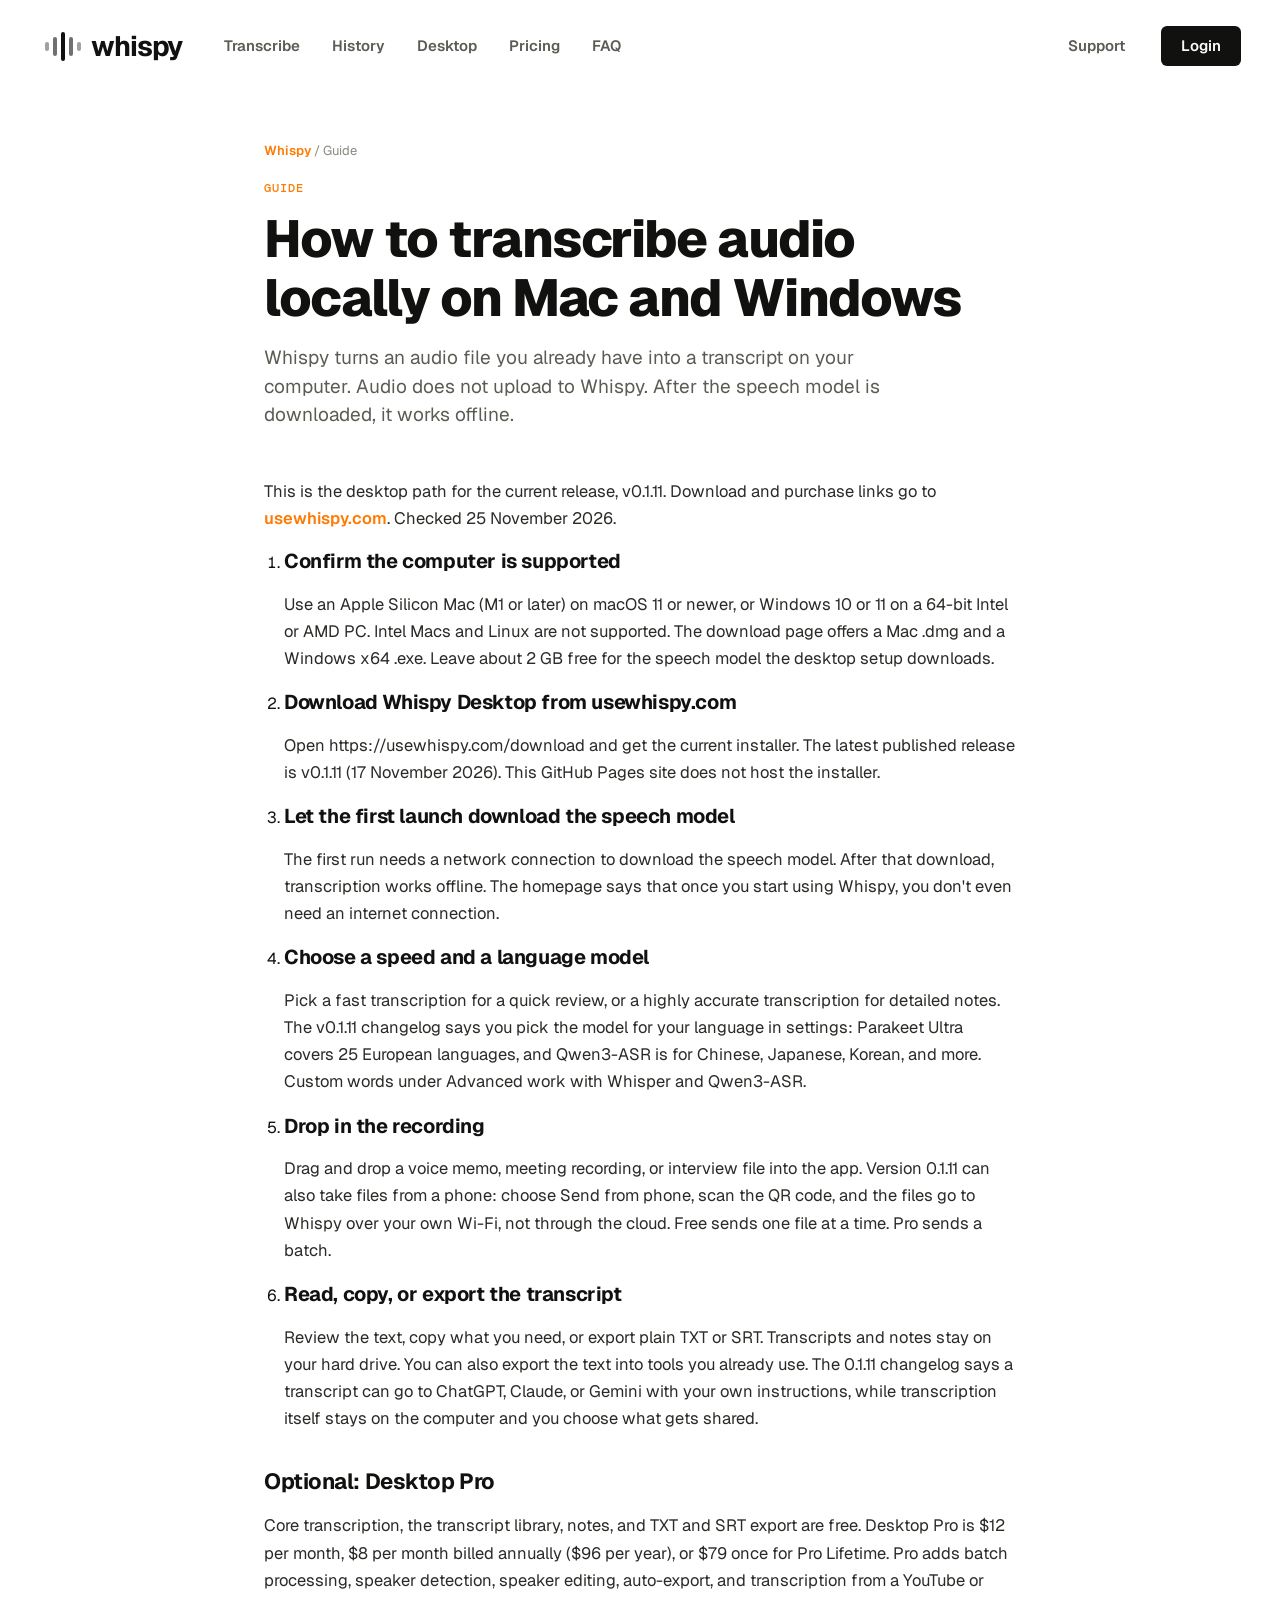
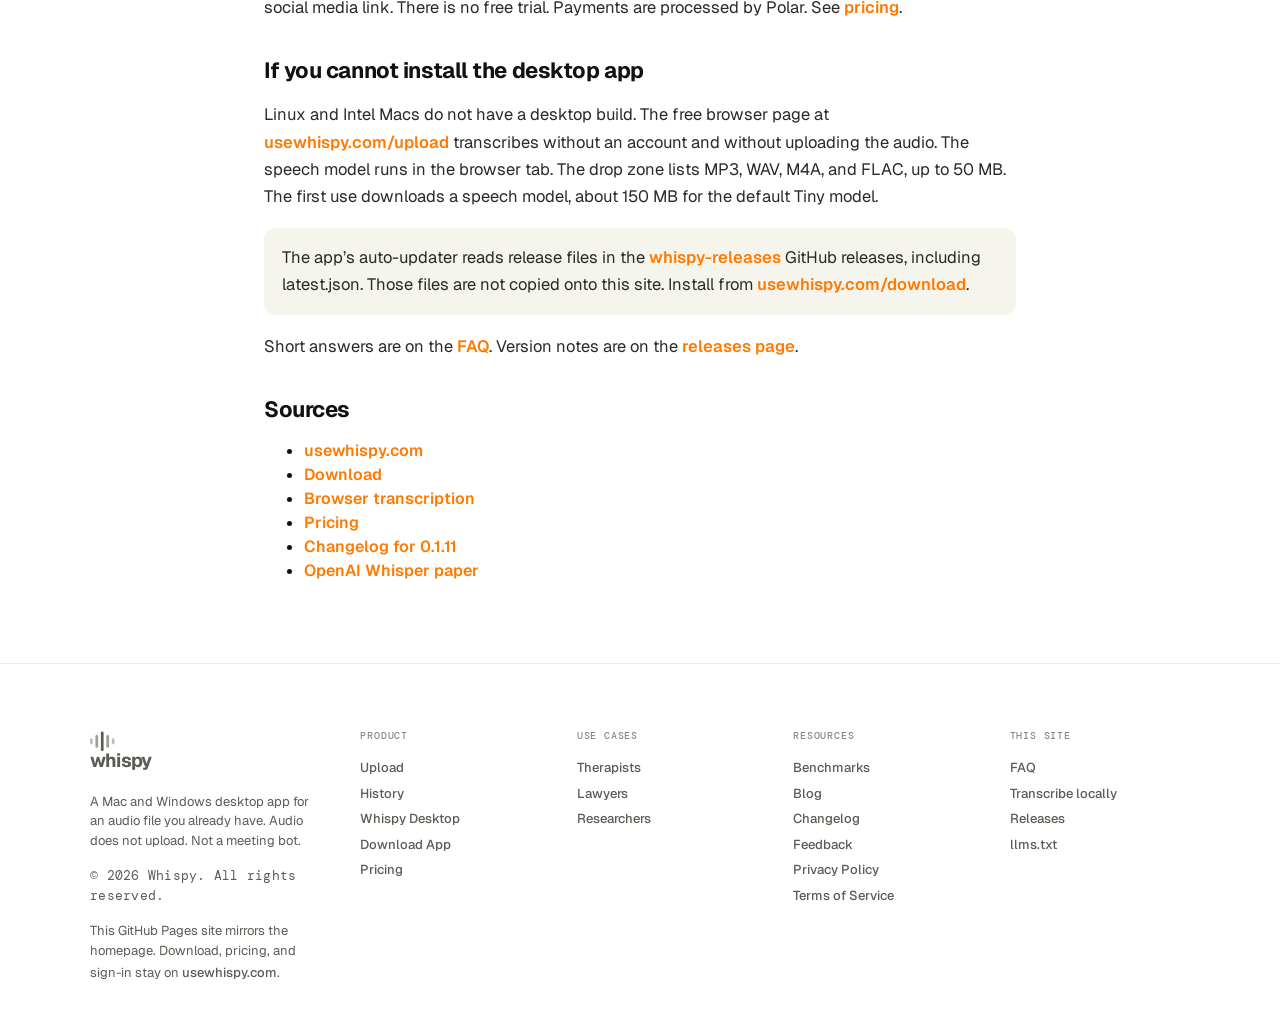
<file: docs/guides/transcribe-audio-locally/index.html>
<!doctype html>
<html lang="en">
<head>
  <meta charset="utf-8">
  <meta name="viewport" content="width=device-width, initial-scale=1">
  <title>How to transcribe audio locally on Mac and Windows | Whispy</title>
  <meta name="description" content="Transcribe an audio file offline with Whispy Desktop on an Apple Silicon Mac or Windows 64-bit PC. Audio stays on the computer after the speech model downloads.">
  <meta name="robots" content="index, follow">
  <link rel="canonical" href="https://fzsheik.github.io/whispy-releases/guides/transcribe-audio-locally/">
  <link rel="icon" href="../../favicon.svg" type="image/svg+xml">
  <meta property="og:title" content="How to transcribe audio locally on Mac and Windows | Whispy">
  <meta property="og:description" content="Transcribe an audio file offline with Whispy Desktop on an Apple Silicon Mac or Windows 64-bit PC. Audio stays on the computer after the speech model downloads.">
  <meta property="og:url" content="https://fzsheik.github.io/whispy-releases/guides/transcribe-audio-locally/">
  <meta property="og:type" content="website">
  <meta property="og:image" content="https://usewhispy.com/og-image.png">
  <meta property="og:site_name" content="Whispy">
  <meta name="twitter:card" content="summary_large_image">
  <meta name="twitter:title" content="How to transcribe audio locally on Mac and Windows | Whispy">
  <meta name="twitter:description" content="Transcribe an audio file offline with Whispy Desktop on an Apple Silicon Mac or Windows 64-bit PC. Audio stays on the computer after the speech model downloads.">
  <meta name="twitter:image" content="https://usewhispy.com/og-image.png">
  <link rel="preconnect" href="https://fonts.googleapis.com">
  <link rel="preconnect" href="https://fonts.gstatic.com" crossorigin>
  <link href="https://fonts.googleapis.com/css2?family=DM+Mono:wght@400;500&amp;family=Geist:wght@300;400;500;600;700;800&amp;family=Instrument+Serif&amp;display=swap" rel="stylesheet">
  <link rel="stylesheet" href="../../css/styles.css">
  <script type="application/ld+json">
{
  "@context": "https://schema.org",
  "@graph": [
    {
      "@type": "HowTo",
      "name": "How to transcribe audio locally on Mac and Windows",
      "description": "Use Whispy Desktop to transcribe an audio file on an Apple Silicon Mac or a 64-bit Windows PC. Audio does not upload to Whispy. After the speech model downloads, transcription works offline.",
      "url": "https://fzsheik.github.io/whispy-releases/guides/transcribe-audio-locally/",
      "tool": [
        {
          "@type": "HowToTool",
          "name": "Whispy Desktop"
        }
      ],
      "supply": [
        {
          "@type": "HowToSupply",
          "name": "An audio file you already have"
        }
      ],
      "step": [
        {
          "@type": "HowToStep",
          "position": 1,
          "name": "Confirm the computer is supported",
          "text": "Use an Apple Silicon Mac (M1 or later) on macOS 11 or newer, or Windows 10 or 11 on a 64-bit Intel or AMD PC. Intel Macs and Linux are not supported. The download page offers a Mac .dmg and a Windows x64 .exe. Leave about 2 GB free for the speech model the desktop setup downloads.",
          "url": "https://fzsheik.github.io/whispy-releases/guides/transcribe-audio-locally/#step-1"
        },
        {
          "@type": "HowToStep",
          "position": 2,
          "name": "Download Whispy Desktop from usewhispy.com",
          "text": "Open https://usewhispy.com/download and get the current installer. The latest published release is v0.1.11 (17 November 2026). This GitHub Pages site does not host the installer.",
          "url": "https://fzsheik.github.io/whispy-releases/guides/transcribe-audio-locally/#step-2"
        },
        {
          "@type": "HowToStep",
          "position": 3,
          "name": "Let the first launch download the speech model",
          "text": "The first run needs a network connection to download the speech model. After that download, transcription works offline. The homepage says that once you start using Whispy, you don't even need an internet connection.",
          "url": "https://fzsheik.github.io/whispy-releases/guides/transcribe-audio-locally/#step-3"
        },
        {
          "@type": "HowToStep",
          "position": 4,
          "name": "Choose a speed and a language model",
          "text": "Pick a fast transcription for a quick review, or a highly accurate transcription for detailed notes. The v0.1.11 changelog says you pick the model for your language in settings: Parakeet Ultra covers 25 European languages, and Qwen3-ASR is for Chinese, Japanese, Korean, and more. Custom words under Advanced work with Whisper and Qwen3-ASR.",
          "url": "https://fzsheik.github.io/whispy-releases/guides/transcribe-audio-locally/#step-4"
        },
        {
          "@type": "HowToStep",
          "position": 5,
          "name": "Drop in the recording",
          "text": "Drag and drop a voice memo, meeting recording, or interview file into the app. Version 0.1.11 can also take files from a phone: choose Send from phone, scan the QR code, and the files go to Whispy over your own Wi-Fi, not through the cloud. Free sends one file at a time. Pro sends a batch.",
          "url": "https://fzsheik.github.io/whispy-releases/guides/transcribe-audio-locally/#step-5"
        },
        {
          "@type": "HowToStep",
          "position": 6,
          "name": "Read, copy, or export the transcript",
          "text": "Review the text, copy what you need, or export plain TXT or SRT. Transcripts and notes stay on your hard drive. You can also export the text into tools you already use. The 0.1.11 changelog says a transcript can go to ChatGPT, Claude, or Gemini with your own instructions, while transcription itself stays on the computer and you choose what gets shared.",
          "url": "https://fzsheik.github.io/whispy-releases/guides/transcribe-audio-locally/#step-6"
        }
      ]
    },
    {
      "@type": "BreadcrumbList",
      "itemListElement": [
        {
          "@type": "ListItem",
          "position": 1,
          "name": "Whispy",
          "item": "https://fzsheik.github.io/whispy-releases/"
        },
        {
          "@type": "ListItem",
          "position": 2,
          "name": "Transcribe locally",
          "item": "https://fzsheik.github.io/whispy-releases/guides/transcribe-audio-locally/"
        }
      ]
    }
  ]
}
  </script>
</head>
<body>
  <a class="skip" href="#main">Skip to content</a>
  <header class="nav-wrap">
    <div class="nav-bar">
      <input class="nav-toggle" id="nav-toggle" type="checkbox">
      <div class="nav-left">
        <a class="logo" href="../../">
      <span class="logo-bars" aria-hidden="true"><i></i><i></i><i></i><i></i><i></i></span>
      <span class="logo-word">whispy</span>
    </a>
        <nav class="nav-links" aria-label="Primary">
          <a href="https://usewhispy.com/upload">Transcribe</a>
          <a href="https://usewhispy.com/history">History</a>
          <a href="https://usewhispy.com/desktop">Desktop</a>
          <a href="https://usewhispy.com/pricing">Pricing</a>
          <a class="nav-mobile-only" href="https://usewhispy.com/feedback">Support</a>
          <a href="../../faq/">FAQ</a>
        </nav>
      </div>
      <div class="nav-right">
        <a class="nav-support" href="https://usewhispy.com/feedback">Support</a>
        <a class="btn-login" href="https://usewhispy.com/login">Login</a>
        <label class="burger" for="nav-toggle" aria-label="Open menu"><span></span></label>
      </div>
    </div>
  </header>
  <main id="main">
    <header class="page-hero">
      <p class="crumb"><a href="../../">Whispy</a> / Guide</p>
      <p class="kicker">Guide</p>
      <h1>How to transcribe audio locally on Mac and Windows</h1>
      <p class="lede">Whispy turns an audio file you already have into a transcript on your computer. Audio does not upload to Whispy. After the speech model is downloaded, it works offline.</p>
    </header>
    <article class="prose">
      <p>This is the desktop path for the current release, v0.1.11. Download and purchase links go to <a href="https://usewhispy.com">usewhispy.com</a>. Checked 25 November 2026.</p>
      <ol class="steps-list">
        <li id="step-1">
          <h2>Confirm the computer is supported</h2>
          <p>Use an Apple Silicon Mac (M1 or later) on macOS 11 or newer, or Windows 10 or 11 on a 64-bit Intel or AMD PC. Intel Macs and Linux are not supported. The download page offers a Mac .dmg and a Windows x64 .exe. Leave about 2 GB free for the speech model the desktop setup downloads.</p>
        </li>
        <li id="step-2">
          <h2>Download Whispy Desktop from usewhispy.com</h2>
          <p>Open https://usewhispy.com/download and get the current installer. The latest published release is v0.1.11 (17 November 2026). This GitHub Pages site does not host the installer.</p>
        </li>
        <li id="step-3">
          <h2>Let the first launch download the speech model</h2>
          <p>The first run needs a network connection to download the speech model. After that download, transcription works offline. The homepage says that once you start using Whispy, you don&#x27;t even need an internet connection.</p>
        </li>
        <li id="step-4">
          <h2>Choose a speed and a language model</h2>
          <p>Pick a fast transcription for a quick review, or a highly accurate transcription for detailed notes. The v0.1.11 changelog says you pick the model for your language in settings: Parakeet Ultra covers 25 European languages, and Qwen3-ASR is for Chinese, Japanese, Korean, and more. Custom words under Advanced work with Whisper and Qwen3-ASR.</p>
        </li>
        <li id="step-5">
          <h2>Drop in the recording</h2>
          <p>Drag and drop a voice memo, meeting recording, or interview file into the app. Version 0.1.11 can also take files from a phone: choose Send from phone, scan the QR code, and the files go to Whispy over your own Wi-Fi, not through the cloud. Free sends one file at a time. Pro sends a batch.</p>
        </li>
        <li id="step-6">
          <h2>Read, copy, or export the transcript</h2>
          <p>Review the text, copy what you need, or export plain TXT or SRT. Transcripts and notes stay on your hard drive. You can also export the text into tools you already use. The 0.1.11 changelog says a transcript can go to ChatGPT, Claude, or Gemini with your own instructions, while transcription itself stays on the computer and you choose what gets shared.</p>
        </li>
      </ol>
      <h2>Optional: Desktop Pro</h2>
      <p>Core transcription, the transcript library, notes, and TXT and SRT export are free. Desktop Pro is $12 per month, $8 per month billed annually ($96 per year), or $79 once for Pro Lifetime. Pro adds batch processing, speaker detection, speaker editing, auto-export, and transcription from a YouTube or social media link. There is no free trial. Payments are processed by Polar. See <a href="https://usewhispy.com/pricing">pricing</a>.</p>
      <h2>If you cannot install the desktop app</h2>
      <p>Linux and Intel Macs do not have a desktop build. The free browser page at <a href="https://usewhispy.com/upload">usewhispy.com/upload</a> transcribes without an account and without uploading the audio. The speech model runs in the browser tab. The drop zone lists MP3, WAV, M4A, and FLAC, up to 50 MB. The first use downloads a speech model, about 150 MB for the default Tiny model.</p>
      <div class="callout">
        <p>The app’s auto-updater reads release files in the <a href="https://github.com/fzsheik/whispy-releases/releases">whispy-releases</a> GitHub releases, including latest.json. Those files are not copied onto this site. Install from <a href="https://usewhispy.com/download">usewhispy.com/download</a>.</p>
      </div>
      <p>Short answers are on the <a href="../../faq/">FAQ</a>. Version notes are on the <a href="../../releases/">releases page</a>.</p>
      <h2>Sources</h2>
      <ul>
        <li><a href="https://usewhispy.com">usewhispy.com</a></li>
        <li><a href="https://usewhispy.com/download">Download</a></li>
        <li><a href="https://usewhispy.com/upload">Browser transcription</a></li>
        <li><a href="https://usewhispy.com/pricing">Pricing</a></li>
        <li><a href="https://usewhispy.com/changelog">Changelog for 0.1.11</a></li>
        <li><a href="https://arxiv.org/abs/2212.04356">OpenAI Whisper paper</a></li>
      </ul>
    </article>
  </main>
  <footer>
    <div class="foot">
      <div>
        <a class="logo sm" href="../../">
      <span class="logo-bars" aria-hidden="true"><i></i><i></i><i></i><i></i><i></i></span>
      <span class="logo-word">whispy</span>
    </a>
        <p>A Mac and Windows desktop app for an audio file you already have. Audio does not upload. Not a meeting bot.</p>
        <p class="legal">© 2026 Whispy. All rights reserved.</p>
        <p>This GitHub Pages site mirrors the homepage. Download, pricing, and sign-in stay on <a href="https://usewhispy.com">usewhispy.com</a>.</p>
      </div>
      <div>
        <h2>Product</h2>
        <ul>
          <li><a href="https://usewhispy.com/upload">Upload</a></li>
          <li><a href="https://usewhispy.com/history">History</a></li>
          <li><a href="https://usewhispy.com/desktop">Whispy Desktop</a></li>
          <li><a href="https://usewhispy.com/download">Download App</a></li>
          <li><a href="https://usewhispy.com/pricing">Pricing</a></li>
        </ul>
      </div>
      <div>
        <h2>Use cases</h2>
        <ul>
          <li><a href="https://usewhispy.com/for/therapists">Therapists</a></li>
          <li><a href="https://usewhispy.com/for/lawyers">Lawyers</a></li>
          <li><a href="https://usewhispy.com/for/researchers">Researchers</a></li>
        </ul>
      </div>
      <div>
        <h2>Resources</h2>
        <ul>
          <li><a href="https://usewhispy.com/benchmarks">Benchmarks</a></li>
          <li><a href="https://usewhispy.com/blog">Blog</a></li>
          <li><a href="https://usewhispy.com/changelog">Changelog</a></li>
          <li><a href="https://usewhispy.com/feedback">Feedback</a></li>
          <li><a href="https://usewhispy.com/privacy">Privacy Policy</a></li>
          <li><a href="https://usewhispy.com/terms">Terms of Service</a></li>
        </ul>
      </div>
      <div>
        <h2>This site</h2>
        <ul>
          <li><a href="../../faq/">FAQ</a></li>
          <li><a href="../../guides/transcribe-audio-locally/">Transcribe locally</a></li>
          <li><a href="../../releases/">Releases</a></li>
          <li><a href="../../llms.txt">llms.txt</a></li>
        </ul>
      </div>
    </div>
  </footer>
  <script>
    (function () {
      var bar = document.querySelector(".nav-bar");
      if (bar) {
        var onScroll = function () { bar.classList.toggle("is-scrolled", window.scrollY > 24); };
        onScroll();
        window.addEventListener("scroll", onScroll, { passive: true });
      }
      var cta = document.getElementById("desktop-cta");
      if (!cta) return;
      var ua = navigator.userAgent || "";
      var touchMac = /Macintosh/i.test(ua) && navigator.maxTouchPoints > 1;
      var mobile = /iPhone|iPad|iPod|Android/i.test(ua) || touchMac;
      if (mobile) return;
      var label = cta.querySelector("span");
      if (!label) return;
      if (/Windows/i.test(ua)) label.textContent = "Download free for Windows";
      else if (/Macintosh|Mac OS X/i.test(ua)) label.textContent = "Download free for Mac";
    })();
  </script>
</body>
</html>
</file>
<file: docs/css/styles.css>
:root {
  --cream: #faf9f5;
  --white: #ffffff;
  --ink900: #111110;
  --ink800: #1c1c1a;
  --ink700: #2a2a27;
  --ink600: #3d3d38;
  --ink500: #5c5c55;
  --ink400: #8a8a80;
  --ink300: #b5b5aa;
  --ink200: #d6d6cc;
  --ink100: #ebebe4;
  --ink50: #f5f5ee;
  --amber500: #ff7a00;
  --amber400: #ff9500;
  --amber200: #ffd98a;
  --amber100: #ffeec2;
  --amber50: #fff8e8;
  --sans: "Geist", -apple-system, BlinkMacSystemFont, "Segoe UI", sans-serif;
  --display: "Instrument Serif", Georgia, serif;
  --mono: "DM Mono", ui-monospace, monospace;
  --shadow: 0 24px 60px rgba(12, 12, 11, 0.06), 0 0 0 1px rgba(12, 12, 11, 0.02);
  --nav: 1240px;
  --wrap: 1000px;
}

*,
*::before,
*::after { box-sizing: border-box; }

html { scroll-behavior: smooth; }

body {
  margin: 0;
  background: var(--white);
  color: var(--ink900);
  font-family: var(--sans);
  font-size: 16px;
  line-height: 1.5;
  -webkit-font-smoothing: antialiased;
}

img { max-width: 100%; height: auto; }

a { color: inherit; }

.skip {
  position: absolute;
  left: 16px;
  top: -40px;
  background: var(--ink900);
  color: var(--cream);
  padding: 8px 12px;
  border-radius: 6px;
  z-index: 200;
}

.skip:focus { top: 12px; }

.nav-wrap {
  position: sticky;
  top: 0;
  z-index: 100;
  padding: 12px 16px 0;
}

.nav-bar {
  width: 100%;
  max-width: var(--nav);
  margin: 0 auto;
  min-height: 68px;
  padding: 0 18px 0 24px;
  display: flex;
  align-items: center;
  justify-content: space-between;
  gap: 16px;
  background: var(--white);
  border: 1px solid transparent;
  border-radius: 16px;
  transition: border-color 450ms ease, box-shadow 450ms ease;
}

.nav-bar.is-scrolled {
  border-color: var(--ink200);
  box-shadow: 0 8px 28px rgba(12, 12, 11, 0.08);
  backdrop-filter: blur(12px);
}

.nav-left,
.nav-right,
.nav-links {
  display: flex;
  align-items: center;
}

.nav-left { gap: 28px; min-width: 0; }
.nav-right { gap: 22px; }
.nav-links { gap: 4px; }

.logo {
  display: inline-flex;
  align-items: center;
  gap: 10px;
  text-decoration: none;
  color: var(--ink900);
  user-select: none;
}

.logo-bars {
  display: flex;
  align-items: center;
  gap: 4px;
  height: 29px;
}

.logo-bars i {
  display: block;
  width: 4px;
  border-radius: 2.5px;
  background: currentColor;
}

.logo-bars i:nth-child(1),
.logo-bars i:nth-child(5) { height: 9px; opacity: 0.4; }
.logo-bars i:nth-child(2),
.logo-bars i:nth-child(4) { height: 19px; opacity: 0.6; }
.logo-bars i:nth-child(3) { height: 29px; }

.logo-word {
  font-weight: 700;
  font-size: 28px;
  letter-spacing: -0.04em;
  line-height: 1;
}

.logo.sm .logo-bars { height: 20px; transform: scale(0.68); transform-origin: left center; }
.logo.sm .logo-word { font-size: 19px; }

.nav-links a,
.nav-support {
  text-decoration: none;
  color: var(--ink500);
  font-size: 15px;
  font-weight: 600;
  padding: 8px 14px;
  border-radius: 6px;
}

.nav-links a:hover,
.nav-support:hover { color: var(--ink900); }

.nav-mobile-only { display: none; }

.btn-login {
  text-decoration: none;
  background: var(--ink900);
  color: var(--cream);
  border-radius: 6px;
  padding: 9px 20px;
  font-size: 15px;
  font-weight: 600;
}

.btn-login:hover { background: var(--ink800); }

.nav-toggle {
  position: absolute;
  opacity: 0;
  pointer-events: none;
}

.burger {
  display: none;
  width: 42px;
  height: 42px;
  border-radius: 8px;
  align-items: center;
  justify-content: center;
  cursor: pointer;
}

.burger span,
.burger span::before,
.burger span::after {
  display: block;
  width: 18px;
  height: 2px;
  background: var(--ink900);
  position: relative;
  border-radius: 2px;
}

.burger span::before,
.burger span::after {
  content: "";
  position: absolute;
  left: 0;
}

.burger span::before { top: -6px; }
.burger span::after { top: 6px; }

.hero {
  max-width: 1200px;
  margin: 0 auto;
  padding: 72px 24px 80px;
  text-align: center;
}

.pill {
  display: inline-flex;
  align-items: center;
  gap: 12px;
  padding: 6px 16px 6px 6px;
  background: var(--ink50);
  border-radius: 14px;
  text-decoration: none;
  margin-bottom: 28px;
  font-size: 15px;
  color: var(--ink800);
}

.pill b {
  background: var(--amber400);
  color: var(--ink900);
  font-weight: 600;
  font-size: 14px;
  padding: 4px 12px;
  border-radius: 9px;
}

.pill .arrow { color: var(--ink400); }

.hero h1 {
  font-family: var(--display);
  font-size: clamp(54px, 9vw, 96px);
  font-weight: 400;
  -webkit-text-stroke: 1.5px currentColor;
  color: var(--ink900);
  line-height: 1;
  letter-spacing: -0.025em;
  max-width: 960px;
  margin: 0 auto 24px;
}

.hero h1 span { color: var(--amber500); }

.lede {
  font-size: clamp(16px, 2.2vw, 19px);
  color: var(--ink500);
  line-height: 1.5;
  max-width: 600px;
  margin: 0 auto 40px;
}

.actions {
  display: flex;
  gap: 16px;
  justify-content: center;
  align-items: center;
  flex-wrap: wrap;
  margin-bottom: 64px;
}

.btn-dark,
.btn-light,
.btn-white {
  display: inline-flex;
  align-items: center;
  gap: 8px;
  text-decoration: none;
  font-weight: 700;
  border-radius: 8px;
}

.btn-dark {
  background: var(--ink900);
  color: var(--cream);
  padding: 16px 36px;
  font-size: 16px;
  box-shadow: 0 4px 16px rgba(17, 17, 16, 0.08);
}

.btn-dark:hover { background: var(--ink800); }

.btn-light {
  background: var(--white);
  color: var(--ink700);
  border: 1.5px solid var(--ink200);
  padding: 13px 24px;
  border-radius: 6px;
  font-size: 14px;
  font-weight: 600;
}

.btn-light:hover {
  background: var(--cream);
  border-color: var(--ink400);
}

.demo {
  width: 100%;
  max-width: 980px;
  margin: 8px auto 0;
}

.demo-frame {
  border-radius: 16px;
  overflow: hidden;
  box-shadow: var(--shadow);
  background:
    radial-gradient(120% 80% at 10% 0%, #7aa2ff 0%, transparent 42%),
    radial-gradient(90% 80% at 90% 100%, #6d4bff 0%, transparent 46%),
    linear-gradient(160deg, #2436c7, #6a3ad4 55%, #2a1d8a);
  min-height: 180px;
}

.demo-frame img { width: 100%; display: block; }

.band {
  background: var(--cream);
  padding: 96px 24px;
}

.split {
  max-width: var(--wrap);
  margin: 0 auto;
  display: grid;
  grid-template-columns: repeat(auto-fit, minmax(320px, 1fr));
  gap: 48px;
  align-items: center;
}

.split h2,
.center-title,
.page-hero h1 {
  font-size: clamp(28px, 4.5vw, 42px);
  font-weight: 800;
  letter-spacing: -0.02em;
  line-height: 1.15;
  margin: 0 0 20px;
}

.split p,
.feature p,
.step p,
.note {
  color: var(--ink500);
  font-size: 15.5px;
  line-height: 1.6;
  margin: 0;
}

.link-amber {
  color: var(--amber500);
  font-weight: 700;
  text-decoration: none;
  font-size: 15px;
}

.link-amber:hover { text-decoration: underline; }

.features { display: flex; flex-direction: column; gap: 28px; }

.feature { display: flex; gap: 16px; }
.feature h3 { margin: 0 0 4px; font-size: 15.5px; }
.feature p { font-size: 14px; }
.feature svg { flex-shrink: 0; margin-top: 2px; }

.audience {
  background: var(--ink900);
  color: var(--cream);
  padding: 140px 24px;
  border-top: 1.5px solid var(--ink800);
}

.audience-inner { max-width: 860px; margin: 0 auto; }

.lines {
  display: flex;
  flex-direction: column;
  gap: 28px;
  font-size: clamp(28px, 4.5vw, 44px);
  font-weight: 300;
  line-height: 1.3;
  letter-spacing: -0.02em;
  color: var(--ink300);
}

.lines strong { font-weight: 800; color: #fff; }

.for-you {
  margin-top: 24px;
  display: flex;
  align-items: center;
  flex-wrap: wrap;
  gap: 20px;
}

.for-you .badge {
  background: var(--amber500);
  color: var(--ink900);
  padding: 12px 28px;
  border-radius: 6px;
  font-weight: 800;
  font-size: clamp(32px, 5vw, 48px);
  display: inline-block;
  transform: rotate(-1.5deg);
  line-height: 1.1;
}

.for-you span { font-weight: 700; color: #fff; font-size: clamp(28px, 4.5vw, 44px); letter-spacing: -0.02em; }

.audience .note {
  margin: 56px 0 0;
  font-size: 18px;
  color: var(--ink400);
  max-width: 640px;
}

.panel { padding: 96px 24px; }
.panel h2.center-title { text-align: center; margin-bottom: 56px; font-size: clamp(28px, 4.5vw, 40px); }

.steps {
  max-width: var(--wrap);
  margin: 0 auto;
  display: grid;
  grid-template-columns: repeat(auto-fit, minmax(240px, 1fr));
  gap: 36px;
}

.num {
  font-size: 36px;
  color: var(--amber500);
  font-weight: 800;
  margin-bottom: 12px;
}

.step h3 { margin: 0 0 8px; font-size: 17px; }
.step p { font-size: 14px; }

.closer { padding: 0 24px 120px; }

.closer-card {
  max-width: 900px;
  margin: 0 auto;
  background: var(--amber500);
  color: var(--ink900);
  padding: 80px 48px;
  border-radius: 16px;
  text-align: center;
}

.closer-card h2 {
  font-size: clamp(32px, 5.5vw, 46px);
  font-weight: 800;
  line-height: 1.1;
  letter-spacing: -0.02em;
  margin: 0 0 20px;
}

.closer-card p {
  font-size: 17px;
  color: var(--ink800);
  line-height: 1.5;
  max-width: 480px;
  margin: 0 auto 36px;
  font-weight: 500;
}

.btn-white {
  background: var(--white);
  color: var(--ink900);
  padding: 16px 32px;
  border-radius: 6px;
  font-size: 15px;
}

.sources, .on-site {
  max-width: 720px;
  margin: 0 auto;
  padding: 0 24px 28px;
}

.sources h2, .on-site h2 {
  font-size: 20px;
  margin: 0 0 10px;
}

.sources ul, .on-site ul {
  margin: 0;
  padding-left: 18px;
  font-size: 14px;
  line-height: 1.5;
}

.sources a, .prose a, .qa a, .release a, .crumb a {
  color: var(--amber500);
  font-weight: 600;
  text-decoration: none;
}

.sources a:hover, .prose a:hover, .qa a:hover, .release a:hover { text-decoration: underline; }

.page-hero {
  max-width: 800px;
  margin: 0 auto;
  padding: 48px 24px 8px;
}

.kicker {
  font-family: var(--mono);
  font-size: 12px;
  letter-spacing: 0.08em;
  text-transform: uppercase;
  color: var(--amber500);
  font-weight: 500;
  margin: 0 0 12px;
}

.page-hero h1 {
  font-size: clamp(36px, 5vw, 52px);
  margin-bottom: 16px;
}

.page-hero .lede { margin: 0 0 12px; max-width: 680px; }

.crumb {
  font-size: 13px;
  color: var(--ink400);
  margin-bottom: 18px;
}

.prose, .qa-list, .release-list {
  max-width: 800px;
  margin: 0 auto;
  padding: 12px 24px 64px;
}

.prose h2, .qa h2 {
  font-size: 22px;
  letter-spacing: -0.02em;
  margin: 36px 0 10px;
  line-height: 1.25;
}

.prose p, .qa p, .release p { color: var(--ink700); font-size: 16.5px; line-height: 1.65; }

.qa { padding: 22px 0; border-top: 1px solid var(--ink100); }
.qa h2 { margin-top: 0; }
.qa .direct { color: var(--ink900); font-weight: 600; }

.toc {
  display: flex;
  flex-wrap: wrap;
  gap: 8px;
  margin: 20px 0 8px;
}

.toc a {
  text-decoration: none;
  color: var(--ink700);
  background: var(--ink50);
  border-radius: 999px;
  padding: 6px 12px;
  font-size: 13px;
  font-weight: 600;
}

.toc a:hover { color: var(--ink900); background: var(--amber50); }

ol.steps-list { padding-left: 20px; }
ol.steps-list li { margin: 0 0 18px; }
ol.steps-list h2 { margin-top: 0; font-size: 20px; }

.callout {
  background: var(--ink50);
  border-radius: 12px;
  padding: 16px 18px;
  margin: 18px 0;
}

.callout p { margin: 0; }

.release {
  display: grid;
  grid-template-columns: 150px 1fr;
  gap: 24px;
  padding: 28px 0;
  border-top: 1px solid var(--ink100);
}

.release h2 { margin: 0; font-size: 22px; }
.release time, .meta {
  display: block;
  margin-top: 4px;
  color: var(--ink400);
  font-size: 13px;
}

.release h3 { font-size: 16px; margin: 16px 0 6px; }
.release ul { margin: 8px 0 0; padding-left: 18px; }
.release li {
  display: grid;
  gap: 4px;
  margin: 0 0 16px;
}
.release li strong { color: var(--ink900); }
.release li span { color: var(--ink700); }

.assets {
  width: 100%;
  border-collapse: collapse;
  font-size: 13.5px;
  margin-top: 12px;
}

.assets th, .assets td {
  text-align: left;
  padding: 7px 8px;
  border-bottom: 1px solid var(--ink100);
  font-family: var(--mono);
  font-weight: 400;
  vertical-align: top;
}

.assets th {
  font-family: var(--sans);
  font-size: 11px;
  letter-spacing: 0.06em;
  text-transform: uppercase;
  color: var(--ink400);
}

.assets td:nth-child(2),
.assets th:nth-child(2) { white-space: nowrap; }

.quote {
  margin: 8px 0 0;
  padding-left: 14px;
  border-left: 3px solid var(--amber200);
}

pre.note-body {
  white-space: pre-wrap;
  font-family: var(--sans);
  font-size: 16.5px;
  line-height: 1.65;
  color: var(--ink700);
  margin: 8px 0 0;
}

footer {
  background: var(--white);
  border-top: 1px solid var(--ink100);
  padding: 64px 32px 40px;
}

.foot {
  max-width: 1100px;
  margin: 0 auto;
  display: grid;
  grid-template-columns: minmax(220px, 1.3fr) repeat(4, minmax(140px, 1fr));
  gap: 36px;
}

.foot p { color: var(--ink500); font-size: 13px; line-height: 1.5; margin: 16px 0 0; max-width: 260px; }
.foot h2 { font-family: var(--mono); font-size: 10px; font-weight: 500; letter-spacing: 0.08em; text-transform: uppercase; color: var(--ink400); margin: 0 0 12px; }
.foot a { display: inline-block; color: var(--ink500); text-decoration: none; font-size: 13px; font-weight: 500; padding: 3px 0; }
.foot a:hover { color: var(--amber500); }
.foot ul { list-style: none; margin: 0; padding: 0; }
.legal { font-family: var(--mono); font-size: 11px; color: var(--ink300); margin-top: 24px; letter-spacing: 0.02em; }

@media (max-width: 980px) {
  .foot { grid-template-columns: 1fr 1fr; }
  .release { grid-template-columns: 1fr; gap: 8px; }
}

@media (max-width: 860px) {
  .burger { display: inline-flex; }
  .nav-support { display: none; }
  .nav-bar { flex-wrap: wrap; align-items: center; padding-top: 10px; padding-bottom: 10px; }
  .nav-left { display: contents; }
  .nav-links { display: none; flex-basis: 100%; order: 3; }
  .nav-bar:has(.nav-toggle:checked) .nav-links {
    display: flex;
    flex-direction: column;
    align-items: flex-start;
    gap: 2px;
    padding: 8px 4px 12px;
  }
  .nav-bar:has(.nav-toggle:checked) .nav-mobile-only { display: inline-flex; }
  .logo { order: 0; }
  .nav-right { order: 1; margin-left: auto; }
  .hero { padding-top: 48px; }
  .hero h1 { font-size: clamp(42px, 12vw, 64px); }
  .actions { flex-direction: column; }
  .actions .btn-dark, .actions .btn-light, .actions .btn-white { width: min(100%, 320px); justify-content: center; }
  .closer-card { padding: 48px 24px; }
  .audience { padding: 88px 24px; }
  .for-you span { font-size: 22px; }
  .pill { max-width: 100%; }
}

@media (prefers-reduced-motion: reduce) {
  html { scroll-behavior: auto; }
}
</file>
